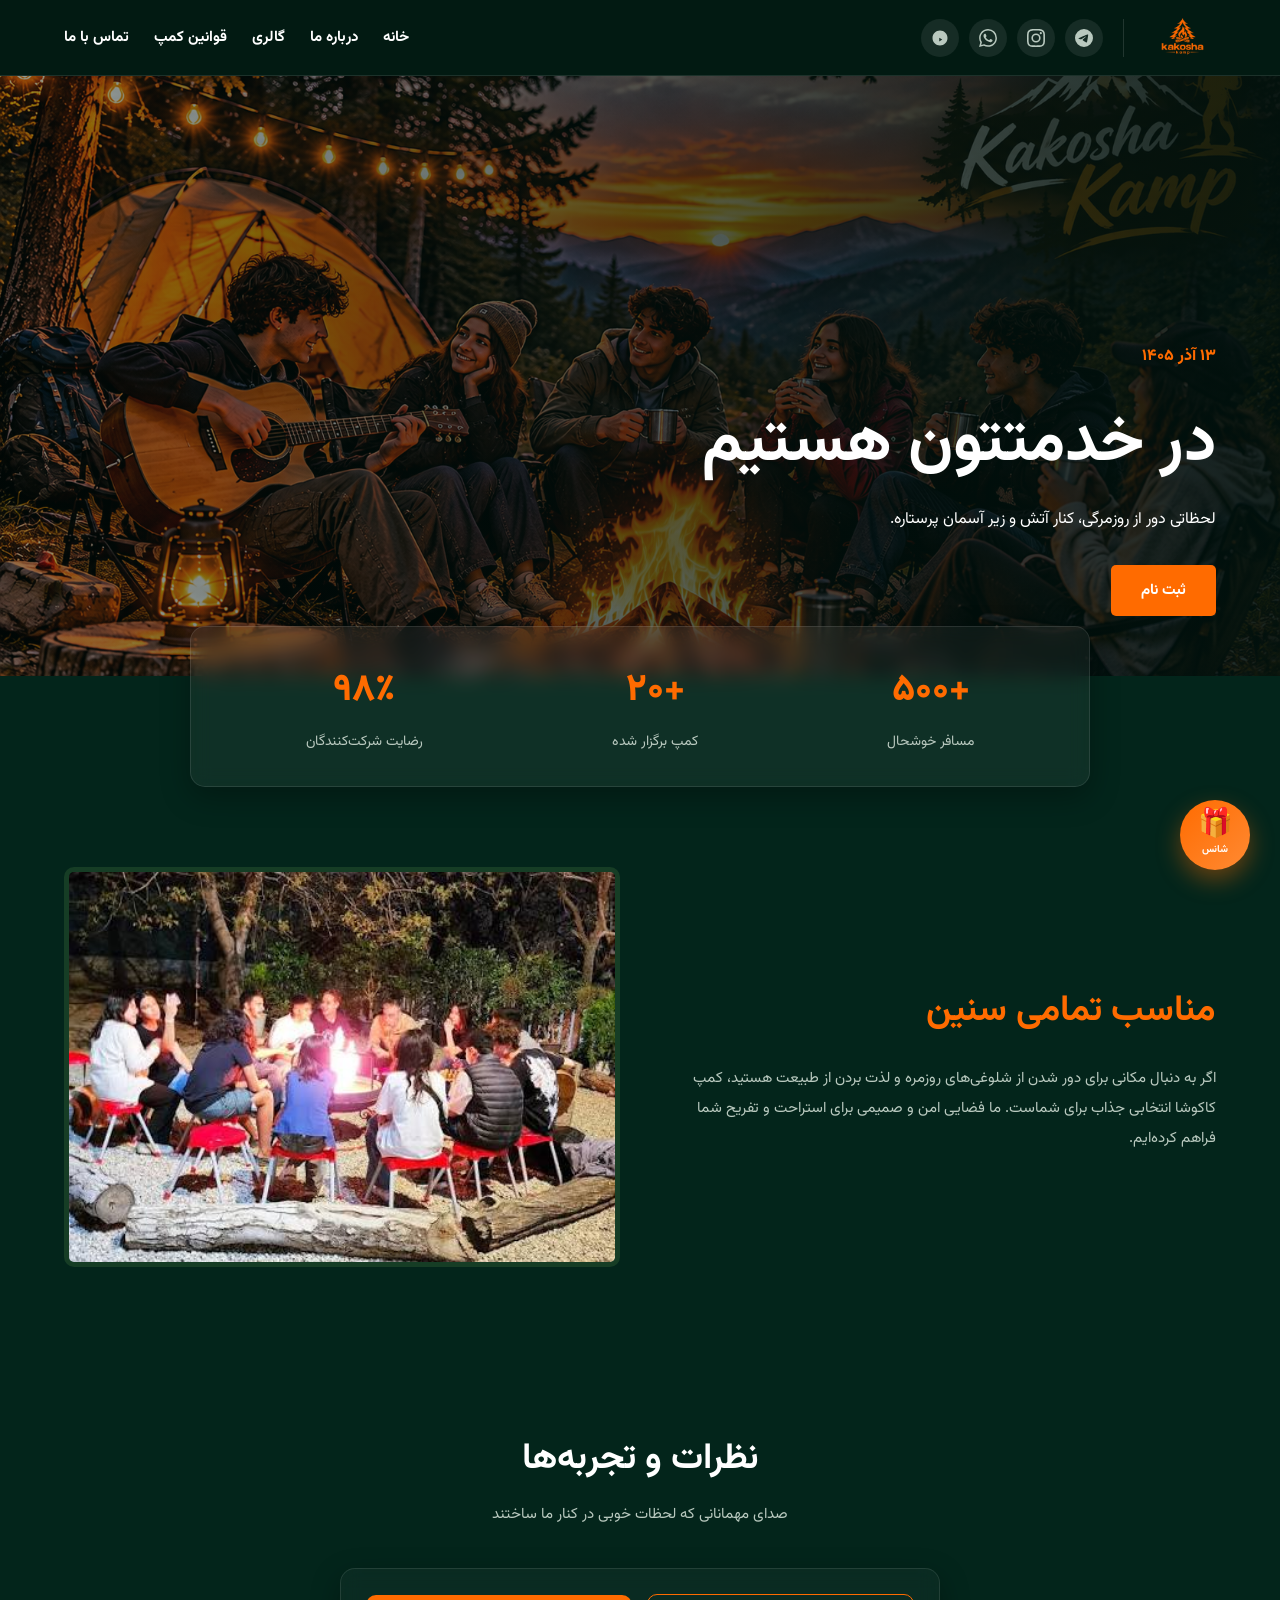
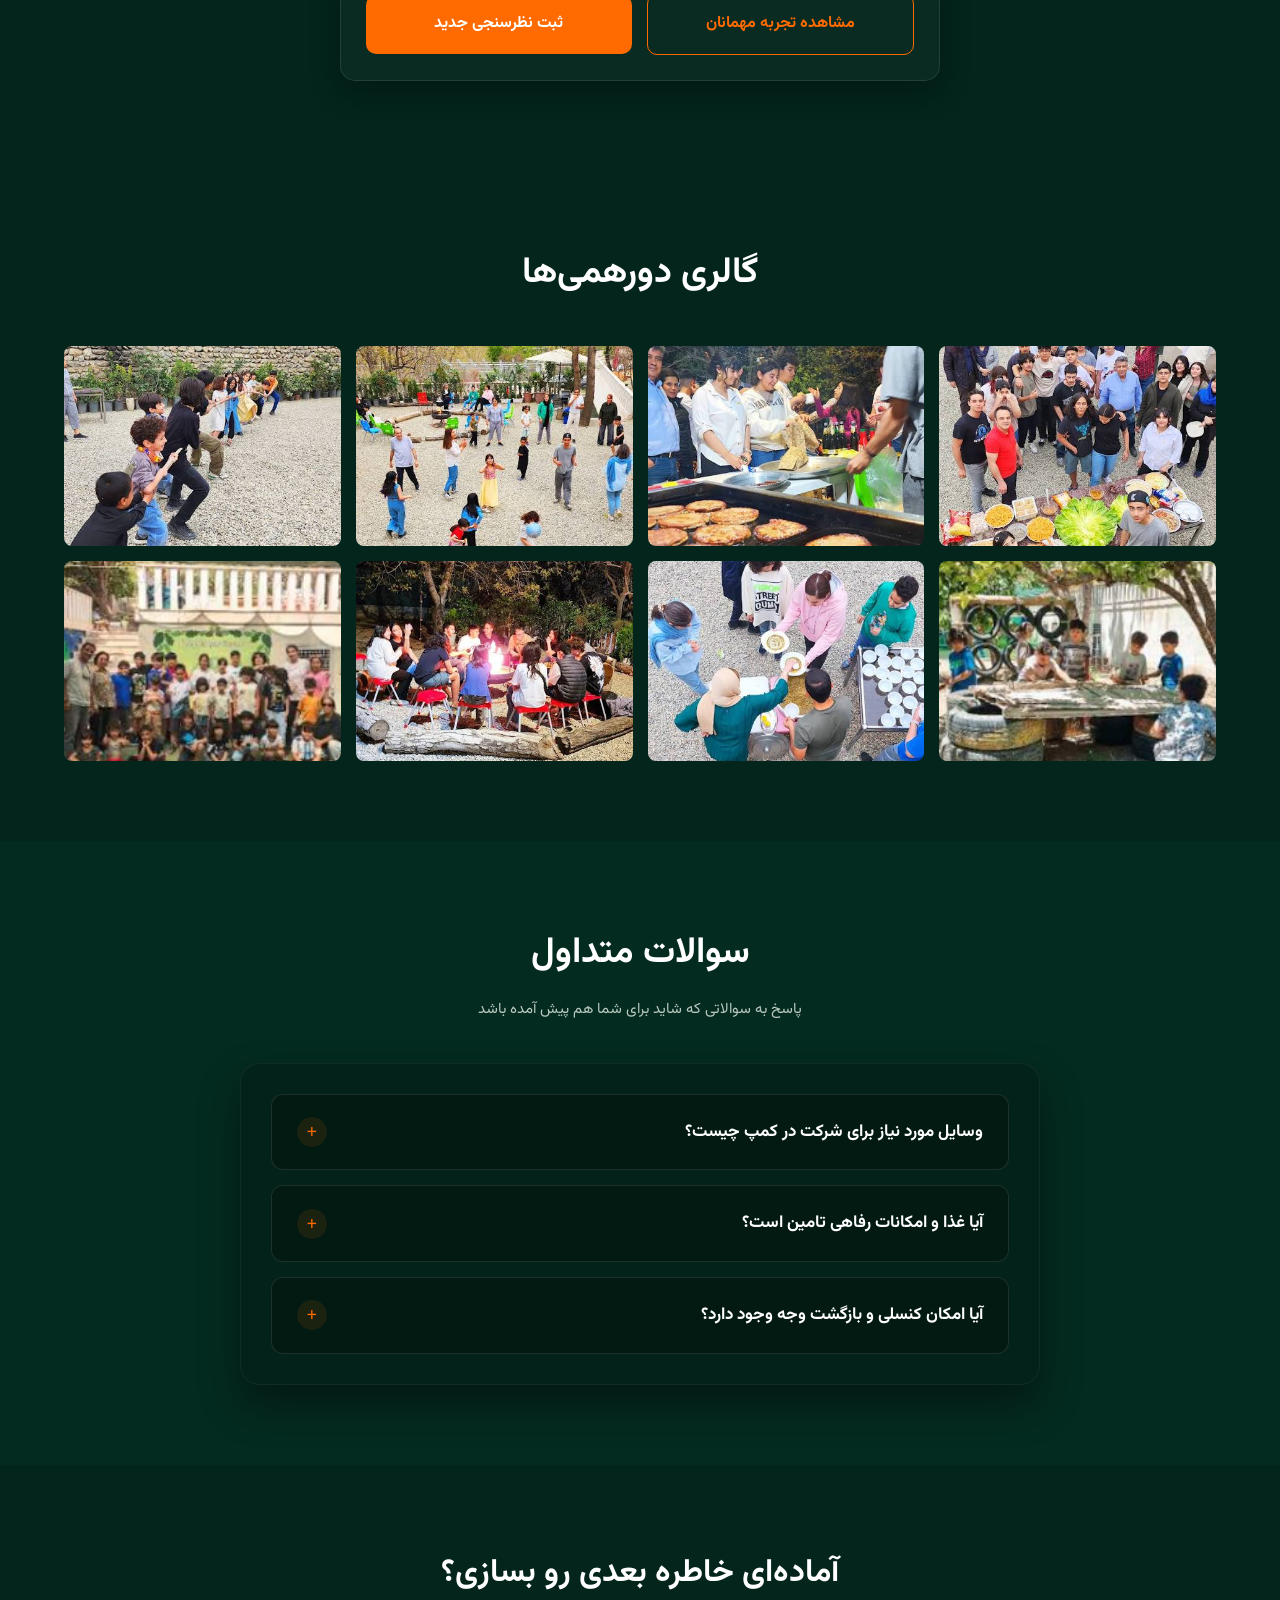
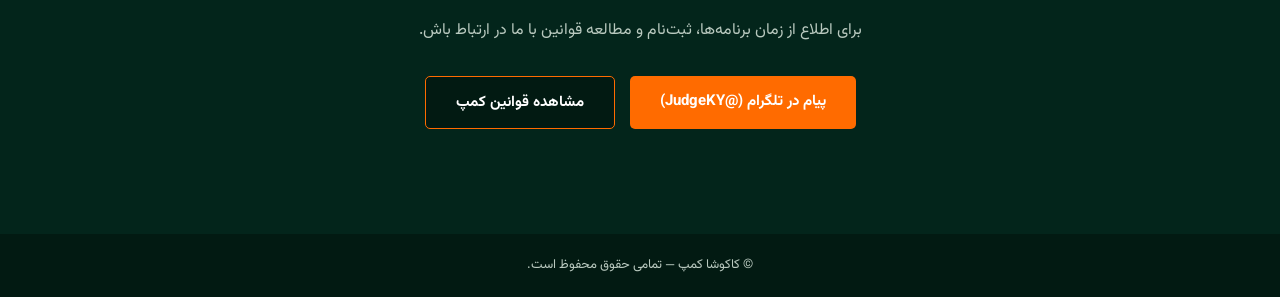
<file: index.html>
<!DOCTYPE html>
<html lang="fa" dir="rtl">
<head>
    <meta charset="UTF-8">
    <meta name="viewport" content="width=device-width, initial-scale=1.0">
    <title>کاکوشا | کمپ و دورهمی</title>
    <link href="https://fonts.googleapis.com/css2?family=Vazirmatn:wght@400;700;800&display=swap" rel="stylesheet">
    <link rel="stylesheet" href="https://unpkg.com/aos@next/dist/aos.css" />
    <link rel="stylesheet" href="styles.css?v=10">
</head>
<body>

    <!-- دکمه شناور گردونه شانس -->
    <div class="floating-wheel" id="floatingWheel" onclick="checkWheelStatus()">
        <span>🎁</span>
        <span class="wheel-text">شانس</span>
    </div>

    <!-- هدر سایت -->
    <header class="site-header">
        <div class="header-right">
            <a href="./" class="logo">
                <img src="logo.png" alt="لوگوی کاکوشا">
            </a>
            
            <div class="social-links">
                <a href="https://t.me/KaKoshaKamp" target="_blank" title="تلگرام کاکوشا" aria-label="تلگرام">
                    <svg viewBox="0 0 24 24" fill="currentColor"><path d="M11.944 0A12 12 0 0 0 0 12a12 12 0 0 0 12 12 12 12 0 0 0 12-12A12 12 0 0 0 12 0a12 12 0 0 0-.056 0zm4.962 7.224c.1-.002.321.023.465.14a.506.506 0 0 1 .171.325c.016.093.036.306.02.472-.18 1.898-.962 6.502-1.36 8.627-.168.9-.499 1.201-.82 1.23-.696.065-1.225-.46-1.9-.902-1.056-.693-1.653-1.124-2.678-1.8-1.185-.78-.417-1.21.258-1.91.177-.184 3.247-2.977 3.307-3.23.007-.032.014-.15-.056-.212s-.174-.041-.249-.024c-.106.024-1.793 1.14-5.061 3.345-.48.33-.913.49-1.302.48-.428-.008-1.252-.241-1.865-.44-.752-.245-1.349-.374-1.297-.789.027-.216.325-.437.893-.663 3.498-1.524 5.83-2.529 6.998-3.014 3.332-1.386 4.025-1.627 4.476-1.635z"/></svg>
                </a>
                <a href="https://instagram.com/kasrafarahani_" target="_blank" title="اینستاگرام کاکوشا" aria-label="اینستاگرام">
                    <svg viewBox="0 0 24 24" fill="currentColor"><path d="M12 2.163c3.204 0 3.584.012 4.85.07 3.252.148 4.771 1.691 4.919 4.919.058 1.265.069 1.645.069 4.849 0 3.205-.012 3.584-.069 4.849-.149 3.225-1.664 4.771-4.919 4.919-1.266.058-1.644.07-4.85.07-3.204 0-3.584-.012-4.849-.07-3.26-.149-4.771-1.699-4.919-4.92-.058-1.265-.07-1.644-.07-4.849 0-3.204.013-3.583.07-4.849.149-3.227 1.664-4.771 4.919-4.919 1.266-.057 1.645-.069 4.849-.069zm0-2.163c-3.259 0-3.667.014-4.947.072-4.358.2-6.78 2.618-6.98 6.98-.059 1.281-.073 1.689-.073 4.948 0 3.259.014 3.668.072 4.948.2 4.358 2.618 6.78 6.98 6.98 1.281.058 1.689.072 4.948.072 3.259 0 3.668-.014 4.948-.072 4.354-.2 6.782-2.618 6.979-6.98.059-1.28.073-1.689.073-4.948 0-3.259-.014-3.667-.072-4.947-.196-4.354-2.617-6.78-6.979-6.98-1.281-.059-1.69-.073-4.949-.073zm0 5.838a6.162 6.162 0 1 0 0 12.324 6.162 6.162 0 0 0 0-12.324zm0 10.162a4 4 0 1 1 0-8 4 4 0 0 1 0 8zm6.406-11.845a1.44 1.44 0 1 0 0 2.881 1.44 1.44 0 0 0 0-2.881z"/></svg>
                </a>
                <a href="https://chat.whatsapp.com/JLlHeEhFujqFdGJxE22Rlp" target="_blank" title="واتساپ کاکوشا" aria-label="واتساپ">
                    <svg viewBox="0 0 24 24" fill="currentColor"><path d="M17.472 14.382c-.297-.149-1.758-.867-2.03-.967-.273-.099-.471-.148-.67.15-.197.297-.767.966-.94 1.164-.173.199-.347.223-.644.075-.297-.15-1.255-.463-2.39-1.475-.883-.788-1.48-1.761-1.653-2.059-.173-.297-.018-.458.13-.606.134-.133.298-.347.446-.52.149-.174.198-.298.298-.497.099-.198.05-.371-.025-.52-.075-.149-.669-1.612-.916-2.207-.242-.579-.487-.5-.669-.51-.173-.008-.371-.01-.57-.01-.198 0-.52.074-.792.372-.272.297-1.04 1.016-1.04 2.479 0 1.462 1.065 2.875 1.213 3.074.149.198 2.096 3.2 5.077 4.487.709.306 1.262.489 1.694.625.712.227 1.36.195 1.871.118.571-.085 1.758-.719 2.006-1.413.248-.694.248-1.289.173-1.413-.074-.124-.272-.198-.57-.347m-5.421 7.403h-.004a9.87 9.87 0 0 1-5.031-1.378l-.361-.214-3.741.982.998-3.648-.235-.374a9.86 9.86 0 0 1-1.51-5.26c.001-5.45 4.436-9.884 9.888-9.884 2.64 0 5.122 1.03 6.988 2.898a9.825 9.825 0 0 1 2.893 6.994c-.003 5.45-4.437 9.884-9.885 9.884m8.413-18.297A11.815 11.815 0 0 0 12.05 0C5.495 0 .16 5.335.157 11.892c0 2.096.547 4.142 1.588 5.945L.057 24l6.305-1.654a11.882 11.882 0 0 0 5.683 1.448h.005c6.554 0 11.89-5.335 11.893-11.893a11.821 11.821 0 0 0-3.48-8.413Z"/></svg>
                </a>
                <a href="https://ble.ir/KaKoshaKamp" target="_blank" title="بله کاکوشا" aria-label="بله">
                    <svg viewBox="0 0 24 24" fill="currentColor"><path d="M12 2C6.48 2 2 6.48 2 12s4.48 10 10 10 10-4.48 10-10S17.52 2 12 2zm-1 14.5v-5l4 2.5-4 2.5z"/></svg>
                </a>
            </div>
        </div>

        <nav class="nav-menu">
            <a href="#home">خانه</a>
            <a href="#about">درباره ما</a>
            <a href="#gallery">گالری</a>
            <a href="rules.html">قوانین کمپ</a>
            <a href="#contact">تماس با ما</a>
        </nav>
    </header>

    <main>
        <section class="hero" id="home">
            <div class="hero-content">
                <!-- تاریخ خودکار -->
                <p class="date" id="currentDate"></p>
                <h1>در خدمتتون هستیم</h1>
                <p>لحظاتی دور از روزمرگی، کنار آتش و زیر آسمان پرستاره.</p>
                <a href="register.html" class="btn">ثبت نام</a>
            </div>
        </section>

        <section class="stats-section">
            <div class="stats-container" data-aos="fade-up">
                <div class="stat-box">
                    <h3>+۵۰۰</h3>
                    <p>مسافر خوشحال</p>
                </div>
                <div class="stat-box">
                    <h3>+۲۰</h3>
                    <p>کمپ برگزار شده</p>
                </div>
                <div class="stat-box">
                    <h3>۹۸٪</h3>
                    <p>رضایت شرکت‌کنندگان</p>
                </div>
            </div>
        </section>

        <section class="about" id="about">
            <div class="about-text" data-aos="fade-up">
                <h2>مناسب تمامی سنین</h2>
                <p>اگر به دنبال مکانی برای دور شدن از شلوغی‌های روزمره و لذت بردن از طبیعت هستید، کمپ کاکوشا انتخابی جذاب برای شماست. ما فضایی امن و صمیمی برای استراحت و تفریح شما فراهم کرده‌ایم.</p>
            </div>
            <div class="about-image" data-aos="fade-up" data-aos-delay="100">
                <img src="about.jpg" alt="دورهمی دوستان">
            </div>
        </section>

        <section class="reviews-action-section">
            <div class="section-header" data-aos="fade-up">
                <h2>نظرات و تجربه‌ها</h2>
                <p class="subtitle">صدای مهمانانی که لحظات خوبی در کنار ما ساختند</p>
                
                <div class="review-action-card">
                    <a href="reviews.html" class="btn glass-btn">مشاهده تجربه مهمانان</a>
                    <a href="survey.html" class="btn solid-btn">ثبت نظرسنجی جدید</a>
                </div>
            </div>
        </section>

        <section class="gallery-section" id="gallery">
            <h2 data-aos="fade-up">گالری دورهمی‌ها</h2>
            <div class="gallery-grid" data-aos="fade-up" data-aos-delay="200">
                <img src="g-1.jpg" alt="گالری ۱" class="gallery-img">
                <img src="g-2.jpg" alt="گالری ۲" class="gallery-img">
                <img src="g-3.jpg" alt="گالری ۳" class="gallery-img">
                <img src="g-4.jpg" alt="گالری ۴" class="gallery-img">
                <img src="g-5.png" alt="گالری ۵" class="gallery-img">
                <img src="g-6.jpg" alt="گالری ۶" class="gallery-img">
                <img src="g-7.jpg" alt="گالری ۷" class="gallery-img">
                <img src="g-8.png" alt="گالری ۸" class="gallery-img">
            </div>
        </section>

        <section class="faq-section">
            <div class="section-header" data-aos="fade-up">
                <h2>سوالات متداول</h2>
                <p class="subtitle">پاسخ به سوالاتی که شاید برای شما هم پیش آمده باشد</p>
            </div>

            <div class="faq-wrapper" data-aos="fade-up" data-aos-delay="100">
                <details class="faq-item">
                    <summary>وسایل مورد نیاز برای شرکت در کمپ چیست؟</summary>
                    <p>لباس گرم، کیسه خواب، چراغ قوه، وسایل بهداشتی شخصی و کفش مناسب پیاده‌روی. لیست کامل وسایل پس از ثبت‌نام برای شما ارسال می‌شود.</p>
                </details>

                <details class="faq-item">
                    <summary>آیا غذا و امکانات رفاهی تامین است؟</summary>
                    <p>بله، تمامی وعده‌های غذایی (صبحانه، ناهار، شام) به صورت کامل و با کیفیت بالا توسط تیم ما آماده می‌شود. سرویس‌های بهداشتی نیز در محل کمپ موجود است.</p>
                </details>

                <details class="faq-item">
                    <summary>آیا امکان کنسلی و بازگشت وجه وجود دارد؟</summary>
                    <p>در صورت انصراف تا ۷۲ ساعت قبل از شروع کمپ، ۱۰۰٪ وجه بازگردانده می‌شود. پس از آن، ۵۰٪ مبلغ کسر خواهد شد.</p>
                </details>
            </div>
        </section>

        <section class="contact" id="contact">
            <div data-aos="fade-up">
                <h2>آماده‌ای خاطره بعدی رو بسازی؟</h2>
                <p>برای اطلاع از زمان برنامه‌ها، ثبت‌نام و مطالعه قوانین با ما در ارتباط باش.</p>
                <div style="display: flex; gap: 15px; justify-content: center; flex-wrap: wrap; margin-bottom: 25px;">
                    <a href="https://t.me/JudgeKY" target="_blank" class="btn">پیام در تلگرام (@JudgeKY)</a>
                    <a href="rules.html" class="btn" style="background-color: var(--dark-green); border: 1px solid var(--orange);">مشاهده قوانین کمپ</a>
                </div>
            </div>
        </section>
    </main>

    <footer>
        <p>© کاکوشا کمپ — تمامی حقوق محفوظ است.</p>
    </footer>

    <div id="imageModal" class="modal">
        <span class="close-modal">&times;</span>
        <img class="modal-content" id="modalImage">
    </div>

    <script src="https://unpkg.com/aos@next/dist/aos.js"></script>
    <script>
        AOS.init({ duration: 800, once: true, offset: 50 });

        const modal = document.getElementById("imageModal");
        const modalImg = document.getElementById("modalImage");
        const images = document.querySelectorAll(".gallery-img");
        const closeBtn = document.querySelector(".close-modal");

        images.forEach(img => {
            img.addEventListener("click", function(){
                modal.style.display = "flex";
                modalImg.src = this.src;
            });
        });
        closeBtn.addEventListener("click", function(){ modal.style.display = "none"; });
        modal.addEventListener("click", function(e){ if(e.target === modal) modal.style.display = "none"; });

        // 📅 کدهای تاریخ شمسی خودکار
        function getPersianDate() {
            const today = new Date();
            const options = { year: 'numeric', month: 'long', day: 'numeric' };
            return new Intl.DateTimeFormat('fa-IR', options).format(today);
        }
        document.getElementById('currentDate').innerText = getPersianDate();

        // 🎁 کدهای گردونه شانس
        // تاریخ کمپ رو تنظیم کردم که باز بشه
        const nextTripDate = '2026-11-24'; 
        
        function checkWheelStatus() {
            if (localStorage.getItem('hasSpunWheel') === 'true') {
                alert("شما قبلاً از شانس خود برای این کمپ استفاده کرده‌اید. منتظر کمپ‌های بعدی ما باشید! 🌿");
                return;
            }

            const today = new Date();
            const trip = new Date(nextTripDate);
            const diffTime = trip - today;
            const diffDays = Math.ceil(diffTime / (1000 * 60 * 60 * 24));

            if (diffDays > 10) {
                alert("گردونه شانس فقط ۱۰ روز مانده به شروع هر کمپ باز می‌شود. فعلاً کمی صبر کنید و برای ثبت‌نام آماده باشید! ✨");
            } else if (diffDays < 0) {
                alert("این کمپ به پایان رسیده است. منتظر گردونه شانس کمپ بعدی باشید! ⛺️");
            } else {
                // هدایت به فایل جدید game.html
                window.location.href = 'game.html';
            }
        }
    </script>
</body>
</html>
</file>
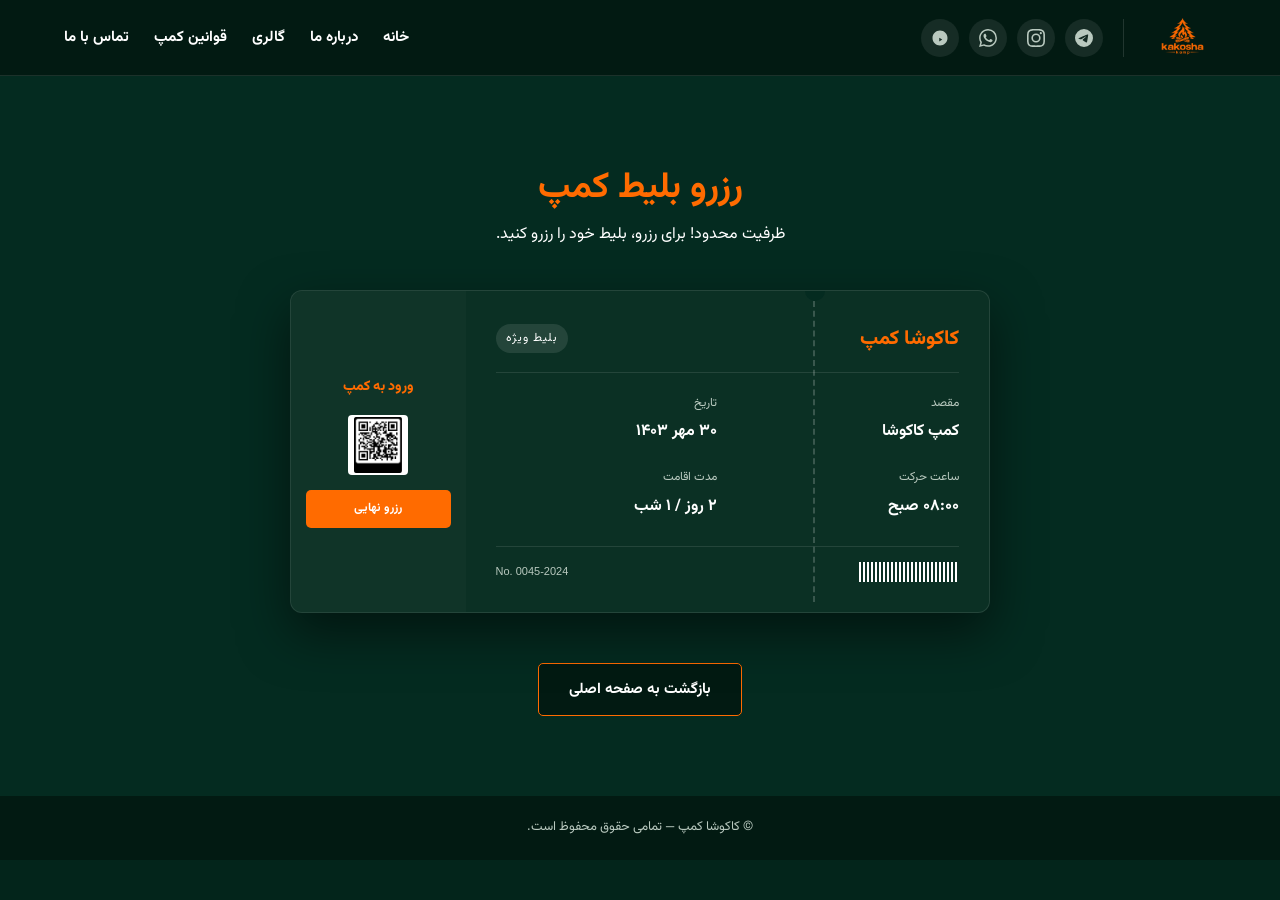
<file: register.html>
<!DOCTYPE html>
<html lang="fa" dir="rtl">
<head>
    <meta charset="UTF-8">
    <meta name="viewport" content="width=device-width, initial-scale=1.0">
    <title>ثبت نام | کاکوشا</title>
    <link href="https://fonts.googleapis.com/css2?family=Vazirmatn:wght@400;700;800&display=swap" rel="stylesheet">
    <link rel="stylesheet" href="styles.css">
</head>
<body>

    <!-- هدر سایت -->
    <header class="site-header">
        <div class="header-right">
            <a href="./" class="logo">
                <img src="logo.png" alt="لوگوی کاکوشا">
            </a>
            
            <div class="social-links">
                <a href="https://t.me/KaKoshaKamp" target="_blank" title="تلگرام کاکوشا" aria-label="تلگرام">
                    <svg viewBox="0 0 24 24" fill="currentColor"><path d="M11.944 0A12 12 0 0 0 0 12a12 12 0 0 0 12 12 12 12 0 0 0 12-12A12 12 0 0 0 12 0a12 12 0 0 0-.056 0zm4.962 7.224c.1-.002.321.023.465.14a.506.506 0 0 1 .171.325c.016.093.036.306.02.472-.18 1.898-.962 6.502-1.36 8.627-.168.9-.499 1.201-.82 1.23-.696.065-1.225-.46-1.9-.902-1.056-.693-1.653-1.124-2.678-1.8-1.185-.78-.417-1.21.258-1.91.177-.184 3.247-2.977 3.307-3.23.007-.032.014-.15-.056-.212s-.174-.041-.249-.024c-.106.024-1.793 1.14-5.061 3.345-.48.33-.913.49-1.302.48-.428-.008-1.252-.241-1.865-.44-.752-.245-1.349-.374-1.297-.789.027-.216.325-.437.893-.663 3.498-1.524 5.83-2.529 6.998-3.014 3.332-1.386 4.025-1.627 4.476-1.635z"/></svg>
                </a>
                <a href="https://instagram.com/kasrafarahani_" target="_blank" title="اینستاگرام کاکوشا" aria-label="اینستاگرام">
                    <svg viewBox="0 0 24 24" fill="currentColor"><path d="M12 2.163c3.204 0 3.584.012 4.85.07 3.252.148 4.771 1.691 4.919 4.919.058 1.265.069 1.645.069 4.849 0 3.205-.012 3.584-.069 4.849-.149 3.225-1.664 4.771-4.919 4.919-1.266.058-1.644.07-4.85.07-3.204 0-3.584-.012-4.849-.07-3.26-.149-4.771-1.699-4.919-4.92-.058-1.265-.07-1.644-.07-4.849 0-3.204.013-3.583.07-4.849.149-3.227 1.664-4.771 4.919-4.919 1.266-.057 1.645-.069 4.849-.069zm0-2.163c-3.259 0-3.667.014-4.947.072-4.358.2-6.78 2.618-6.98 6.98-.059 1.281-.073 1.689-.073 4.948 0 3.259.014 3.668.072 4.948.2 4.358 2.618 6.78 6.98 6.98 1.281.058 1.689.072 4.948.072 3.259 0 3.668-.014 4.948-.072 4.354-.2 6.782-2.618 6.979-6.98.059-1.28.073-1.689.073-4.948 0-3.259-.014-3.667-.072-4.947-.196-4.354-2.617-6.78-6.979-6.98-1.281-.059-1.69-.073-4.949-.073zm0 5.838a6.162 6.162 0 1 0 0 12.324 6.162 6.162 0 0 0 0-12.324zm0 10.162a4 4 0 1 1 0-8 4 4 0 0 1 0 8zm6.406-11.845a1.44 1.44 0 1 0 0 2.881 1.44 1.44 0 0 0 0-2.881z"/></svg>
                </a>
                <a href="https://chat.whatsapp.com/JLlHeEhFujqFdGJxE22Rlp" target="_blank" title="واتساپ کاکوشا" aria-label="واتساپ">
                    <svg viewBox="0 0 24 24" fill="currentColor"><path d="M17.472 14.382c-.297-.149-1.758-.867-2.03-.967-.273-.099-.471-.148-.67.15-.197.297-.767.966-.94 1.164-.173.199-.347.223-.644.075-.297-.15-1.255-.463-2.39-1.475-.883-.788-1.48-1.761-1.653-2.059-.173-.297-.018-.458.13-.606.134-.133.298-.347.446-.52.149-.174.198-.298.298-.497.099-.198.05-.371-.025-.52-.075-.149-.669-1.612-.916-2.207-.242-.579-.487-.5-.669-.51-.173-.008-.371-.01-.57-.01-.198 0-.52.074-.792.372-.272.297-1.04 1.016-1.04 2.479 0 1.462 1.065 2.875 1.213 3.074.149.198 2.096 3.2 5.077 4.487.709.306 1.262.489 1.694.625.712.227 1.36.195 1.871.118.571-.085 1.758-.719 2.006-1.413.248-.694.248-1.289.173-1.413-.074-.124-.272-.198-.57-.347m-5.421 7.403h-.004a9.87 9.87 0 0 1-5.031-1.378l-.361-.214-3.741.982.998-3.648-.235-.374a9.86 9.86 0 0 1-1.51-5.26c.001-5.45 4.436-9.884 9.888-9.884 2.64 0 5.122 1.03 6.988 2.898a9.825 9.825 0 0 1 2.893 6.994c-.003 5.45-4.437 9.884-9.885 9.884m8.413-18.297A11.815 11.815 0 0 0 12.05 0C5.495 0 .16 5.335.157 11.892c0 2.096.547 4.142 1.588 5.945L.057 24l6.305-1.654a11.882 11.882 0 0 0 5.683 1.448h.005c6.554 0 11.89-5.335 11.893-11.893a11.821 11.821 0 0 0-3.48-8.413Z"/></svg>
                </a>
                <a href="https://ble.ir/KaKoshaKamp" target="_blank" title="بله کاکوشا" aria-label="بله">
                    <svg viewBox="0 0 24 24" fill="currentColor"><path d="M12 2C6.48 2 2 6.48 2 12s4.48 10 10 10 10-4.48 10-10S17.52 2 12 2zm-1 14.5v-5l4 2.5-4 2.5z"/></svg>
                </a>
            </div>
        </div>

        <nav class="nav-menu">
            <a href="./">خانه</a>
            <a href="./#about">درباره ما</a>
            <a href="./#gallery">گالری</a>
            <a href="rules.html">قوانین کمپ</a>
            <a href="./#contact">تماس با ما</a>
        </nav>
    </header>

    <main>
        <!-- بخش ثبت نام (بلیط) -->
        <section class="register-section" style="min-height: 80vh; display: flex; flex-direction: column; justify-content: center;">
            <div class="section-title" style="margin-bottom: 20px;">
                <h2 style="color: var(--orange); font-size: 36px;">رزرو بلیط کمپ</h2>
                <p style="font-size: 16px;">ظرفیت محدود! برای رزرو، بلیط خود را رزرو کنید.</p>
            </div>

            <div class="ticket-wrapper">
                <div class="ticket">
                    <!-- بدنه اصلی بلیط -->
                    <div class="ticket-main">
                        <div class="ticket-header">
                            <span class="ticket-logo">کاکوشا کمپ</span>
                            <span class="ticket-type">بلیط ویژه</span>
                        </div>
                        
                        <div class="ticket-body">
                            <div class="ticket-info">
                                <span>مقصد</span>
                                <strong>کمپ کاکوشا</strong>
                            </div>
                            <div class="ticket-info">
                                <span>تاریخ</span>
                                <strong>۳۰ مهر ۱۴۰۳</strong>
                            </div>
                            <div class="ticket-info">
                                <span>ساعت حرکت</span>
                                <strong>۰۸:۰۰ صبح</strong>
                            </div>
                            <div class="ticket-info">
                                <span>مدت اقامت</span>
                                <strong>۲ روز / ۱ شب</strong>
                            </div>
                        </div>

                        <div class="ticket-footer">
                            <div class="barcode"></div>
                            <span style="font-family: Tahoma, sans-serif; font-size: 11px;">No. 0045-2024</span>
                        </div>
                    </div>

                    <!-- قسمت پرفراژ (بریدگی) -->
                    <div class="ticket-stub">
                        <div class="ticket-stub-content">
                            <span class="stub-title">ورود به کمپ</span>
                            
                            <!-- کد کیو آر کد واقعی -->
                            <img src="qrcode.png" alt="QR Code" style="width: 60px; height: 60px; border-radius: 4px; background: white; padding: 2px; object-fit: contain;">
                            
                            <!-- دکمه ثبت نام مستقیم به تلگرام -->
                            <a href="https://t.me/JudgeKY" target="_blank" class="btn ticket-btn">رزرو نهایی</a>
                        </div>
                    </div>
                </div>
            </div>
            
            <div class="back-btn-container" style="margin-top: 30px;">
                <a href="./" class="btn" style="background-color: var(--dark-green); border: 1px solid var(--orange);">بازگشت به صفحه اصلی</a>
            </div>
        </section>
    </main>

    <footer>
        <p>© کاکوشا کمپ — تمامی حقوق محفوظ است.</p>
    </footer>

</body>
</html>
</file>
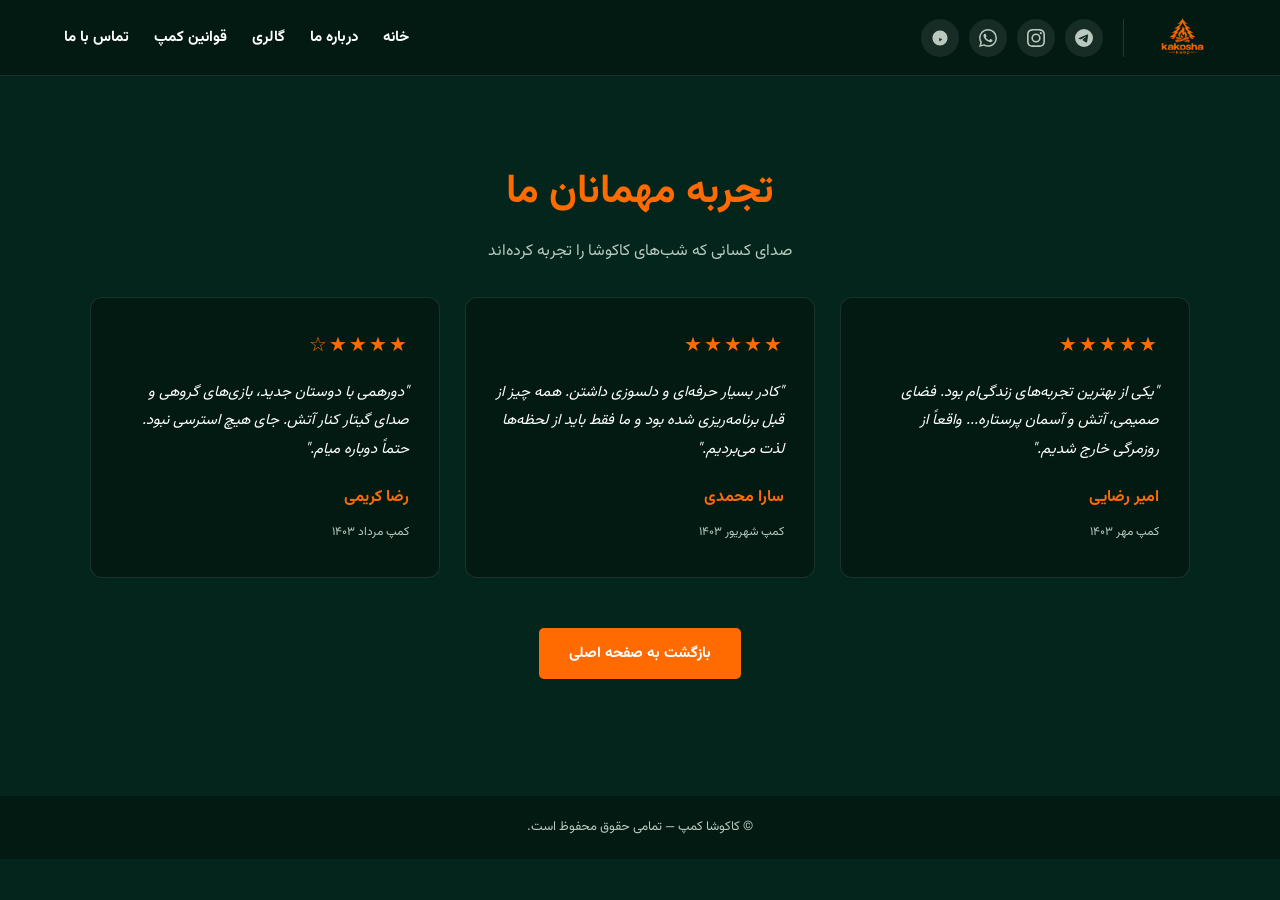
<file: reviews.html>
<!DOCTYPE html>
<html lang="fa" dir="rtl">
<head>
    <meta charset="UTF-8">
    <meta name="viewport" content="width=device-width, initial-scale=1.0">
    <title>تجربه مهمانان | کاکوشا</title>
    <link href="https://fonts.googleapis.com/css2?family=Vazirmatn:wght@400;700;800&display=swap" rel="stylesheet">
    <link rel="stylesheet" href="styles.css">
</head>
<body>

    <header class="site-header">
        <div class="header-right">
            <a href="./" class="logo"><img src="logo.png" alt="لوگوی کاکوشا"></a>
            <div class="social-links">
                <a href="https://t.me/KaKoshaKamp" target="_blank"><svg viewBox="0 0 24 24" fill="currentColor"><path d="M11.944 0A12 12 0 0 0 0 12a12 12 0 0 0 12 12 12 12 0 0 0 12-12A12 12 0 0 0 12 0a12 12 0 0 0-.056 0zm4.962 7.224c.1-.002.321.023.465.14a.506.506 0 0 1 .171.325c.016.093.036.306.02.472-.18 1.898-.962 6.502-1.36 8.627-.168.9-.499 1.201-.82 1.23-.696.065-1.225-.46-1.9-.902-1.056-.693-1.653-1.124-2.678-1.8-1.185-.78-.417-1.21.258-1.91.177-.184 3.247-2.977 3.307-3.23.007-.032.014-.15-.056-.212s-.174-.041-.249-.024c-.106.024-1.793 1.14-5.061 3.345-.48.33-.913.49-1.302.48-.428-.008-1.252-.241-1.865-.44-.752-.245-1.349-.374-1.297-.789.027-.216.325-.437.893-.663 3.498-1.524 5.83-2.529 6.998-3.014 3.332-1.386 4.025-1.627 4.476-1.635z"/></svg></a>
                <a href="https://instagram.com/kasrafarahani_" target="_blank"><svg viewBox="0 0 24 24" fill="currentColor"><path d="M12 2.163c3.204 0 3.584.012 4.85.07 3.252.148 4.771 1.691 4.919 4.919.058 1.265.069 1.645.069 4.849 0 3.205-.012 3.584-.069 4.849-.149 3.225-1.664 4.771-4.919 4.919-1.266.058-1.644.07-4.85.07-3.204 0-3.584-.012-4.849-.07-3.26-.149-4.771-1.699-4.919-4.92-.058-1.265-.07-1.644-.07-4.849 0-3.204.013-3.583.07-4.849.149-3.227 1.664-4.771 4.919-4.919 1.266-.057 1.645-.069 4.849-.069zm0-2.163c-3.259 0-3.667.014-4.947.072-4.358.2-6.78 2.618-6.98 6.98-.059 1.281-.073 1.689-.073 4.948 0 3.259.014 3.668.072 4.948.2 4.358 2.618 6.78 6.98 6.98 1.281.058 1.689.072 4.948.072 3.259 0 3.668-.014 4.948-.072 4.354-.2 6.782-2.618 6.979-6.98.059-1.28.073-1.689.073-4.948 0-3.259-.014-3.667-.072-4.947-.196-4.354-2.617-6.78-6.979-6.98-1.281-.059-1.69-.073-4.949-.073zm0 5.838a6.162 6.162 0 1 0 0 12.324 6.162 6.162 0 0 0 0-12.324zm0 10.162a4 4 0 1 1 0-8 4 4 0 0 1 0 8zm6.406-11.845a1.44 1.44 0 1 0 0 2.881 1.44 1.44 0 0 0 0-2.881z"/></svg></a>
                <a href="https://chat.whatsapp.com/JLlHeEhFujqFdGJxE22Rlp" target="_blank"><svg viewBox="0 0 24 24" fill="currentColor"><path d="M17.472 14.382c-.297-.149-1.758-.867-2.03-.967-.273-.099-.471-.148-.67.15-.197.297-.767.966-.94 1.164-.173.199-.347.223-.644.075-.297-.15-1.255-.463-2.39-1.475-.883-.788-1.48-1.761-1.653-2.059-.173-.297-.018-.458.13-.606.134-.133.298-.347.446-.52.149-.174.198-.298.298-.497.099-.198.05-.371-.025-.52-.075-.149-.669-1.612-.916-2.207-.242-.579-.487-.5-.669-.51-.173-.008-.371-.01-.57-.01-.198 0-.52.074-.792.372-.272.297-1.04 1.016-1.04 2.479 0 1.462 1.065 2.875 1.213 3.074.149.198 2.096 3.2 5.077 4.487.709.306 1.262.489 1.694.625.712.227 1.36.195 1.871.118.571-.085 1.758-.719 2.006-1.413.248-.694.248-1.289.173-1.413-.074-.124-.272-.198-.57-.347m-5.421 7.403h-.004a9.87 9.87 0 0 1-5.031-1.378l-.361-.214-3.741.982.998-3.648-.235-.374a9.86 9.86 0 0 1-1.51-5.26c.001-5.45 4.436-9.884 9.888-9.884 2.64 0 5.122 1.03 6.988 2.898a9.825 9.825 0 0 1 2.893 6.994c-.003 5.45-4.437 9.884-9.885 9.884m8.413-18.297A11.815 11.815 0 0 0 12.05 0C5.495 0 .16 5.335.157 11.892c0 2.096.547 4.142 1.588 5.945L.057 24l6.305-1.654a11.882 11.882 0 0 0 5.683 1.448h.005c6.554 0 11.89-5.335 11.893-11.893a11.821 11.821 0 0 0-3.48-8.413Z"/></svg></a>
                <a href="https://ble.ir/KaKoshaKamp" target="_blank"><svg viewBox="0 0 24 24" fill="currentColor"><path d="M12 2C6.48 2 2 6.48 2 12s4.48 10 10 10 10-4.48 10-10S17.52 2 12 2zm-1 14.5v-5l4 2.5-4 2.5z"/></svg></a>
            </div>
        </div>
        <nav class="nav-menu">
            <a href="./">خانه</a>
            <a href="./#about">درباره ما</a>
            <a href="./#gallery">گالری</a>
            <a href="rules.html">قوانین کمپ</a>
            <a href="./#contact">تماس با ما</a>
        </nav>
    </header>

    <main>
        <section class="page-container">
            <div class="page-title">
                <h1>تجربه مهمانان ما</h1>
                <p>صدای کسانی که شب‌های کاکوشا را تجربه کرده‌اند</p>
            </div>

            <div class="testimonials-grid">
                <!-- نقطه اتصال مهم برای اضافه شدن نظرات جدید (این خط رو پاک نکن) -->
                <!-- INSERT_POINT -->

                <!-- نظر ۱ -->
                <div class="testimonial-card">
                    <div class="stars">★★★★★</div>
                    <p class="review-text">"یکی از بهترین تجربه‌های زندگی‌ام بود. فضای صمیمی، آتش و آسمان پرستاره... واقعاً از روزمرگی خارج شدیم."</p>
                    <div class="reviewer-info">
                        <strong>امیر رضایی</strong>
                        <span>کمپ مهر ۱۴۰۳</span>
                    </div>
                </div>

                <!-- نظر ۲ -->
                <div class="testimonial-card">
                    <div class="stars">★★★★★</div>
                    <p class="review-text">"کادر بسیار حرفه‌ای و دلسوزی داشتن. همه چیز از قبل برنامه‌ریزی شده بود و ما فقط باید از لحظه‌ها لذت می‌بردیم."</p>
                    <div class="reviewer-info">
                        <strong>سارا محمدی</strong>
                        <span>کمپ شهریور ۱۴۰۳</span>
                    </div>
                </div>

                <!-- نظر ۳ -->
                <div class="testimonial-card">
                    <div class="stars">★★★★☆</div>
                    <p class="review-text">"دورهمی با دوستان جدید، بازی‌های گروهی و صدای گیتار کنار آتش. جای هیچ استرسی نبود. حتماً دوباره میام."</p>
                    <div class="reviewer-info">
                        <strong>رضا کریمی</strong>
                        <span>کمپ مرداد ۱۴۰۳</span>
                    </div>
                </div>
            </div>

            <div class="back-btn-container">
                <a href="./" class="btn">بازگشت به صفحه اصلی</a>
            </div>
        </section>
    </main>

    <footer>
        <p>© کاکوشا کمپ — تمامی حقوق محفوظ است.</p>
    </footer>
</body>
</html>
</file>
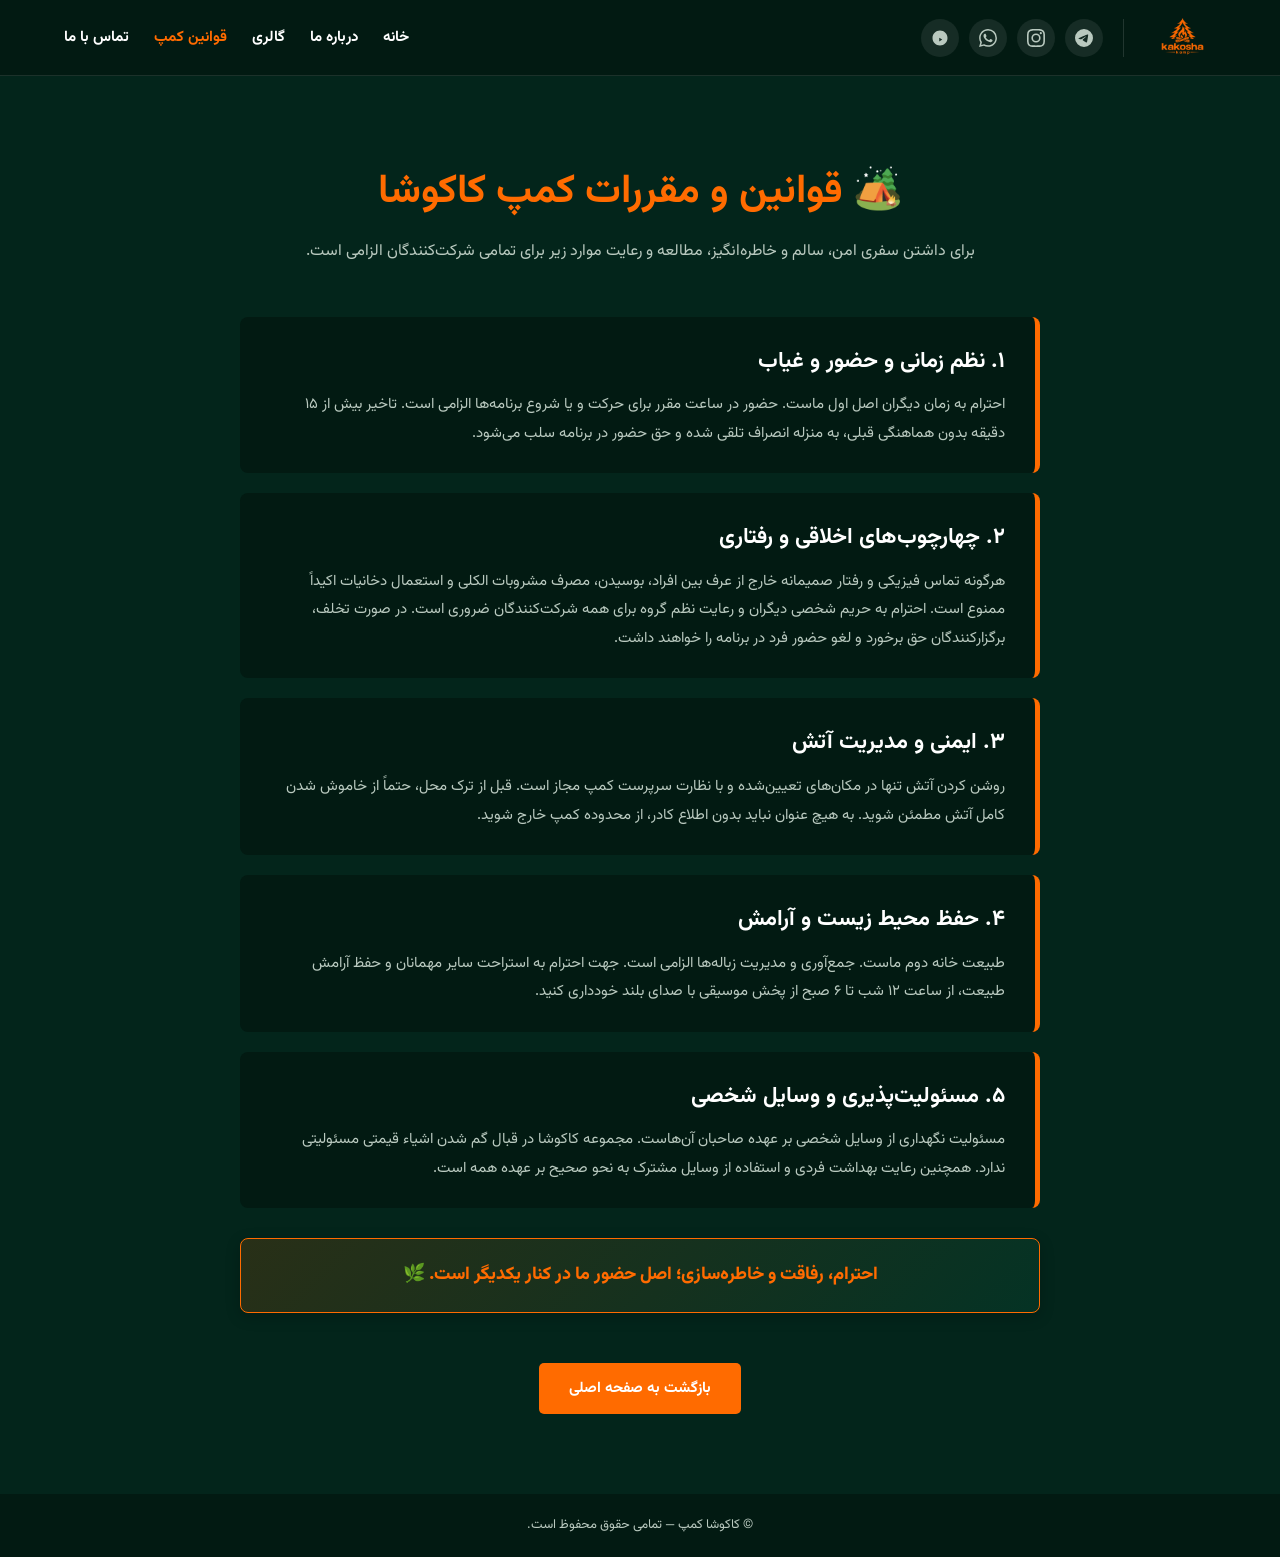
<file: rules.html>
<!DOCTYPE html>
<html lang="fa" dir="rtl">
<head>
    <meta charset="UTF-8">
    <meta name="viewport" content="width=device-width, initial-scale=1.0">
    <title>قوانین کمپ | کاکوشا</title>
    <link href="https://fonts.googleapis.com/css2?family=Vazirmatn:wght@400;700;800&display=swap" rel="stylesheet">
    <link rel="stylesheet" href="styles.css">
</head>
<body>

    <header class="site-header">
        <div class="header-right">
            <a href="./" class="logo"><img src="logo.png" alt="لوگوی کاکوشا"></a>
            <div class="social-links">
                <a href="https://t.me/KaKoshaKamp" target="_blank"><svg viewBox="0 0 24 24" fill="currentColor"><path d="M11.944 0A12 12 0 0 0 0 12a12 12 0 0 0 12 12 12 12 0 0 0 12-12A12 12 0 0 0 12 0a12 12 0 0 0-.056 0zm4.962 7.224c.1-.002.321.023.465.14a.506.506 0 0 1 .171.325c.016.093.036.306.02.472-.18 1.898-.962 6.502-1.36 8.627-.168.9-.499 1.201-.82 1.23-.696.065-1.225-.46-1.9-.902-1.056-.693-1.653-1.124-2.678-1.8-1.185-.78-.417-1.21.258-1.91.177-.184 3.247-2.977 3.307-3.23.007-.032.014-.15-.056-.212s-.174-.041-.249-.024c-.106.024-1.793 1.14-5.061 3.345-.48.33-.913.49-1.302.48-.428-.008-1.252-.241-1.865-.44-.752-.245-1.349-.374-1.297-.789.027-.216.325-.437.893-.663 3.498-1.524 5.83-2.529 6.998-3.014 3.332-1.386 4.025-1.627 4.476-1.635z"/></svg></a>
                <a href="https://instagram.com/kasrafarahani_" target="_blank"><svg viewBox="0 0 24 24" fill="currentColor"><path d="M12 2.163c3.204 0 3.584.012 4.85.07 3.252.148 4.771 1.691 4.919 4.919.058 1.265.069 1.645.069 4.849 0 3.205-.012 3.584-.069 4.849-.149 3.225-1.664 4.771-4.919 4.919-1.266.058-1.644.07-4.85.07-3.204 0-3.584-.012-4.849-.07-3.26-.149-4.771-1.699-4.919-4.92-.058-1.265-.07-1.644-.07-4.849 0-3.204.013-3.583.07-4.849.149-3.227 1.664-4.771 4.919-4.919 1.266-.057 1.645-.069 4.849-.069zm0-2.163c-3.259 0-3.667.014-4.947.072-4.358.2-6.78 2.618-6.98 6.98-.059 1.281-.073 1.689-.073 4.948 0 3.259.014 3.668.072 4.948.2 4.358 2.618 6.78 6.98 6.98 1.281.058 1.689.072 4.948.072 3.259 0 3.668-.014 4.948-.072 4.354-.2 6.782-2.618 6.979-6.98.059-1.28.073-1.689.073-4.948 0-3.259-.014-3.667-.072-4.947-.196-4.354-2.617-6.78-6.979-6.98-1.281-.059-1.69-.073-4.949-.073zm0 5.838a6.162 6.162 0 1 0 0 12.324 6.162 6.162 0 0 0 0-12.324zm0 10.162a4 4 0 1 1 0-8 4 4 0 0 1 0 8zm6.406-11.845a1.44 1.44 0 1 0 0 2.881 1.44 1.44 0 0 0 0-2.881z"/></svg></a>
                <a href="https://chat.whatsapp.com/JLlHeEhFujqFdGJxE22Rlp" target="_blank"><svg viewBox="0 0 24 24" fill="currentColor"><path d="M17.472 14.382c-.297-.149-1.758-.867-2.03-.967-.273-.099-.471-.148-.67.15-.197.297-.767.966-.94 1.164-.173.199-.347.223-.644.075-.297-.15-1.255-.463-2.39-1.475-.883-.788-1.48-1.761-1.653-2.059-.173-.297-.018-.458.13-.606.134-.133.298-.347.446-.52.149-.174.198-.298.298-.497.099-.198.05-.371-.025-.52-.075-.149-.669-1.612-.916-2.207-.242-.579-.487-.5-.669-.51-.173-.008-.371-.01-.57-.01-.198 0-.52.074-.792.372-.272.297-1.04 1.016-1.04 2.479 0 1.462 1.065 2.875 1.213 3.074.149.198 2.096 3.2 5.077 4.487.709.306 1.262.489 1.694.625.712.227 1.36.195 1.871.118.571-.085 1.758-.719 2.006-1.413.248-.694.248-1.289.173-1.413-.074-.124-.272-.198-.57-.347m-5.421 7.403h-.004a9.87 9.87 0 0 1-5.031-1.378l-.361-.214-3.741.982.998-3.648-.235-.374a9.86 9.86 0 0 1-1.51-5.26c.001-5.45 4.436-9.884 9.888-9.884 2.64 0 5.122 1.03 6.988 2.898a9.825 9.825 0 0 1 2.893 6.994c-.003 5.45-4.437 9.884-9.885 9.884m8.413-18.297A11.815 11.815 0 0 0 12.05 0C5.495 0 .16 5.335.157 11.892c0 2.096.547 4.142 1.588 5.945L.057 24l6.305-1.654a11.882 11.882 0 0 0 5.683 1.448h.005c6.554 0 11.89-5.335 11.893-11.893a11.821 11.821 0 0 0-3.48-8.413Z"/></svg></a>
                <a href="https://ble.ir/KaKoshaKamp" target="_blank"><svg viewBox="0 0 24 24" fill="currentColor"><path d="M12 2C6.48 2 2 6.48 2 12s4.48 10 10 10 10-4.48 10-10S17.52 2 12 2zm-1 14.5v-5l4 2.5-4 2.5z"/></svg></a>
            </div>
        </div>
        <nav class="nav-menu">
            <a href="./">خانه</a>
            <a href="./#about">درباره ما</a>
            <a href="./#gallery">گالری</a>
            <a href="rules.html" style="color: var(--orange);">قوانین کمپ</a>
            <a href="./#contact">تماس با ما</a>
        </nav>
    </header>

    <main>
        <section class="rules-section">
            <div class="rules-container">
                <h1>🏕️ قوانین و مقررات کمپ کاکوشا</h1>
                <p class="subtitle">برای داشتن سفری امن، سالم و خاطره‌انگیز، مطالعه و رعایت موارد زیر برای تمامی شرکت‌کنندگان الزامی است.</p>
                
                <div class="rule-card">
                    <h3>۱. نظم زمانی و حضور و غیاب</h3>
                    <p>احترام به زمان دیگران اصل اول ماست. حضور در ساعت مقرر برای حرکت و یا شروع برنامه‌ها الزامی است. تاخیر بیش از ۱۵ دقیقه بدون هماهنگی قبلی، به منزله انصراف تلقی شده و حق حضور در برنامه سلب می‌شود.</p>
                </div>

                <div class="rule-card">
                    <h3>۲. چهارچوب‌های اخلاقی و رفتاری</h3>
                    <p>هرگونه تماس فیزیکی و رفتار صمیمانه خارج از عرف بین افراد، بوسیدن، مصرف مشروبات الکلی و استعمال دخانیات اکیداً ممنوع است. احترام به حریم شخصی دیگران و رعایت نظم گروه برای همه شرکت‌کنندگان ضروری است. در صورت تخلف، برگزارکنندگان حق برخورد و لغو حضور فرد در برنامه را خواهند داشت.</p>
                </div>

                <div class="rule-card">
                    <h3>۳. ایمنی و مدیریت آتش</h3>
                    <p>روشن کردن آتش تنها در مکان‌های تعیین‌شده و با نظارت سرپرست کمپ مجاز است. قبل از ترک محل، حتماً از خاموش شدن کامل آتش مطمئن شوید. به هیچ عنوان نباید بدون اطلاع کادر، از محدوده کمپ خارج شوید.</p>
                </div>

                <div class="rule-card">
                    <h3>۴. حفظ محیط زیست و آرامش</h3>
                    <p>طبیعت خانه دوم ماست. جمع‌آوری و مدیریت زباله‌ها الزامی است. جهت احترام به استراحت سایر مهمانان و حفظ آرامش طبیعت، از ساعت ۱۲ شب تا ۶ صبح از پخش موسیقی با صدای بلند خودداری کنید.</p>
                </div>

                <div class="rule-card">
                    <h3>۵. مسئولیت‌پذیری و وسایل شخصی</h3>
                    <p>مسئولیت نگهداری از وسایل شخصی بر عهده صاحبان آن‌هاست. مجموعه کاکوشا در قبال گم شدن اشیاء قیمتی مسئولیتی ندارد. همچنین رعایت بهداشت فردی و استفاده از وسایل مشترک به نحو صحیح بر عهده همه است.</p>
                </div>

                <div class="highlight-box">
                    <p>احترام، رفاقت و خاطره‌سازی؛ اصل حضور ما در کنار یکدیگر است. 🌿</p>
                </div>

                <div class="back-btn-container">
                    <a href="./" class="btn">بازگشت به صفحه اصلی</a>
                </div>
            </div>
        </section>
    </main>

    <footer>
        <p>© کاکوشا کمپ — تمامی حقوق محفوظ است.</p>
    </footer>
</body>
</html>
</file>
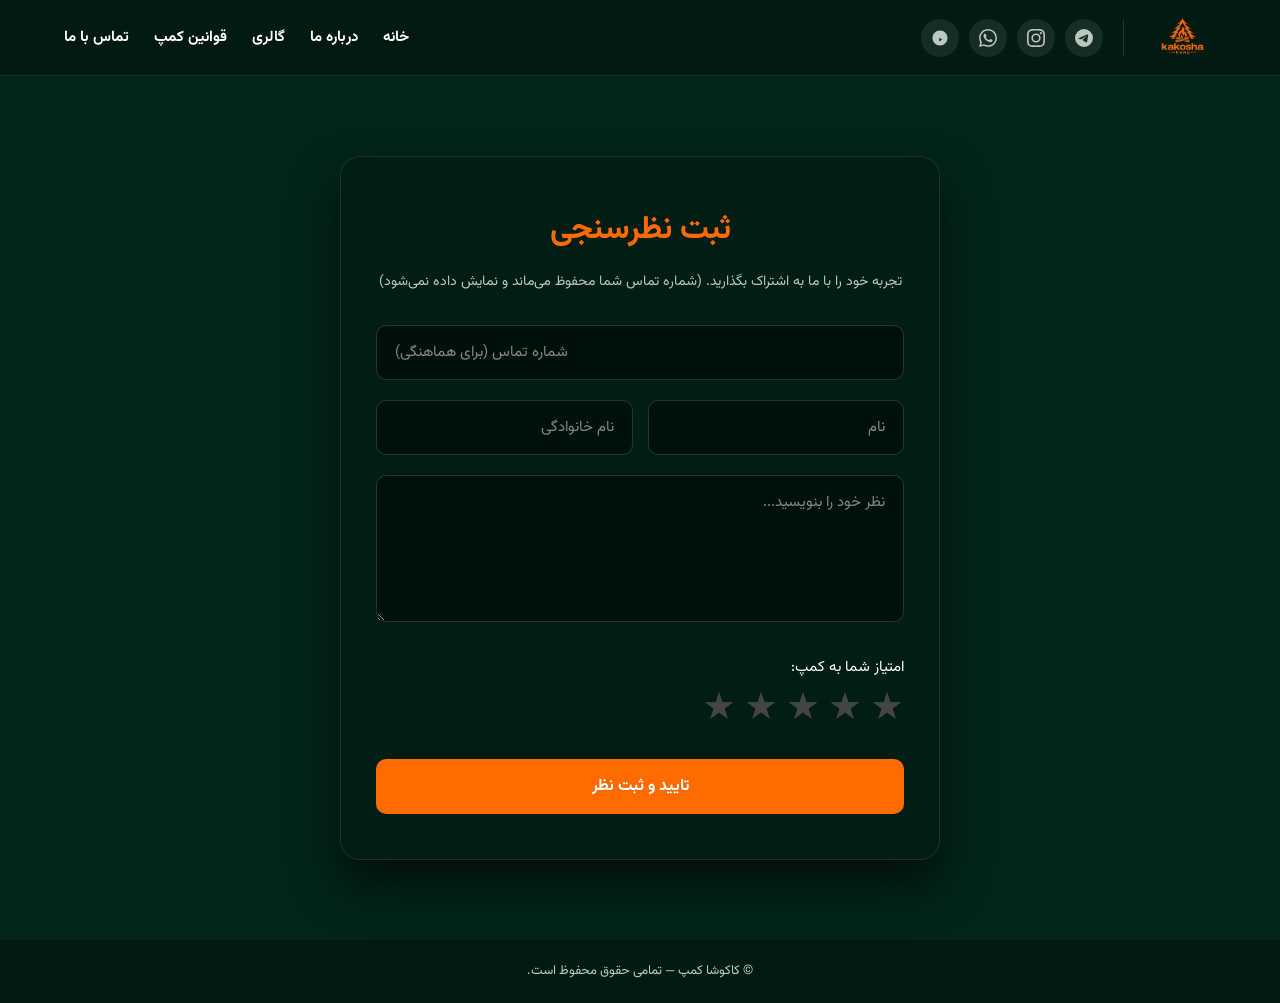
<file: survey.html>
<!DOCTYPE html>
<html lang="fa" dir="rtl">
<head>
    <meta charset="UTF-8">
    <meta name="viewport" content="width=device-width, initial-scale=1.0">
    <title>ثبت نظرسنجی | کاکوشا</title>
    <link href="https://fonts.googleapis.com/css2?family=Vazirmatn:wght@400;700;800&display=swap" rel="stylesheet">
    <link rel="stylesheet" href="styles.css">
</head>
<body>

    <header class="site-header">
        <div class="header-right">
            <a href="./" class="logo">
                <img src="logo.png" alt="لوگوی کاکوشا">
            </a>
            <div class="social-links">
                <a href="https://t.me/KaKoshaKamp" target="_blank" title="تلگرام کاکوشا" aria-label="تلگرام">
                    <svg viewBox="0 0 24 24" fill="currentColor"><path d="M11.944 0A12 12 0 0 0 0 12a12 12 0 0 0 12 12 12 12 0 0 0 12-12A12 12 0 0 0 12 0a12 12 0 0 0-.056 0zm4.962 7.224c.1-.002.321.023.465.14a.506.506 0 0 1 .171.325c.016.093.036.306.02.472-.18 1.898-.962 6.502-1.36 8.627-.168.9-.499 1.201-.82 1.23-.696.065-1.225-.46-1.9-.902-1.056-.693-1.653-1.124-2.678-1.8-1.185-.78-.417-1.21.258-1.91.177-.184 3.247-2.977 3.307-3.23.007-.032.014-.15-.056-.212s-.174-.041-.249-.024c-.106.024-1.793 1.14-5.061 3.345-.48.33-.913.49-1.302.48-.428-.008-1.252-.241-1.865-.44-.752-.245-1.349-.374-1.297-.789.027-.216.325-.437.893-.663 3.498-1.524 5.83-2.529 6.998-3.014 3.332-1.386 4.025-1.627 4.476-1.635z"/></svg>
                </a>
                <a href="https://instagram.com/kasrafarahani_" target="_blank" title="اینستاگرام کاکوشا" aria-label="اینستاگرام">
                    <svg viewBox="0 0 24 24" fill="currentColor"><path d="M12 2.163c3.204 0 3.584.012 4.85.07 3.252.148 4.771 1.691 4.919 4.919.058 1.265.069 1.645.069 4.849 0 3.205-.012 3.584-.069 4.849-.149 3.225-1.664 4.771-4.919 4.919-1.266.058-1.644.07-4.85.07-3.204 0-3.584-.012-4.849-.07-3.26-.149-4.771-1.699-4.919-4.92-.058-1.265-.07-1.644-.07-4.849 0-3.204.013-3.583.07-4.849.149-3.227 1.664-4.771 4.919-4.919 1.266-.057 1.645-.069 4.849-.069zm0-2.163c-3.259 0-3.667.014-4.947.072-4.358.2-6.78 2.618-6.98 6.98-.059 1.281-.073 1.689-.073 4.948 0 3.259.014 3.668.072 4.948.2 4.358 2.618 6.78 6.98 6.98 1.281.058 1.689.072 4.948.072 3.259 0 3.668-.014 4.948-.072 4.354-.2 6.782-2.618 6.979-6.98.059-1.28.073-1.689.073-4.948 0-3.259-.014-3.667-.072-4.947-.196-4.354-2.617-6.78-6.979-6.98-1.281-.059-1.69-.073-4.949-.073zm0 5.838a6.162 6.162 0 1 0 0 12.324 6.162 6.162 0 0 0 0-12.324zm0 10.162a4 4 0 1 1 0-8 4 4 0 0 1 0 8zm6.406-11.845a1.44 1.44 0 1 0 0 2.881 1.44 1.44 0 0 0 0-2.881z"/></svg>
                </a>
                <a href="https://chat.whatsapp.com/JLlHeEhFujqFdGJxE22Rlp" target="_blank" title="واتساپ کاکوشا" aria-label="واتساپ">
                    <svg viewBox="0 0 24 24" fill="currentColor"><path d="M17.472 14.382c-.297-.149-1.758-.867-2.03-.967-.273-.099-.471-.148-.67.15-.197.297-.767.966-.94 1.164-.173.199-.347.223-.644.075-.297-.15-1.255-.463-2.39-1.475-.883-.788-1.48-1.761-1.653-2.059-.173-.297-.018-.458.13-.606.134-.133.298-.347.446-.52.149-.174.198-.298.298-.497.099-.198.05-.371-.025-.52-.075-.149-.669-1.612-.916-2.207-.242-.579-.487-.5-.669-.51-.173-.008-.371-.01-.57-.01-.198 0-.52.074-.792.372-.272.297-1.04 1.016-1.04 2.479 0 1.462 1.065 2.875 1.213 3.074.149.198 2.096 3.2 5.077 4.487.709.306 1.262.489 1.694.625.712.227 1.36.195 1.871.118.571-.085 1.758-.719 2.006-1.413.248-.694.248-1.289.173-1.413-.074-.124-.272-.198-.57-.347m-5.421 7.403h-.004a9.87 9.87 0 0 1-5.031-1.378l-.361-.214-3.741.982.998-3.648-.235-.374a9.86 9.86 0 0 1-1.51-5.26c.001-5.45 4.436-9.884 9.888-9.884 2.64 0 5.122 1.03 6.988 2.898a9.825 9.825 0 0 1 2.893 6.994c-.003 5.45-4.437 9.884-9.885 9.884m8.413-18.297A11.815 11.815 0 0 0 12.05 0C5.495 0 .16 5.335.157 11.892c0 2.096.547 4.142 1.588 5.945L.057 24l6.305-1.654a11.882 11.882 0 0 0 5.683 1.448h.005c6.554 0 11.89-5.335 11.893-11.893a11.821 11.821 0 0 0-3.48-8.413Z"/></svg>
                </a>
                <a href="https://ble.ir/KaKoshaKamp" target="_blank" title="بله کاکوشا" aria-label="بله">
                    <svg viewBox="0 0 24 24" fill="currentColor"><path d="M12 2C6.48 2 2 6.48 2 12s4.48 10 10 10 10-4.48 10-10S17.52 2 12 2zm-1 14.5v-5l4 2.5-4 2.5z"/></svg>
                </a>
            </div>
        </div>
        <nav class="nav-menu">
            <a href="./">خانه</a>
            <a href="./#about">درباره ما</a>
            <a href="./#gallery">گالری</a>
            <a href="rules.html">قوانین کمپ</a>
            <a href="./#contact">تماس با ما</a>
        </nav>
    </header>

    <main>
        <section class="page-container">
            <div class="survey-form-wrapper">
                <div class="page-title" style="text-align: center; margin-bottom: 30px;">
                    <h2 style="color: var(--orange); font-size: 32px;">ثبت نظرسنجی</h2>
                    <p style="color: var(--text-muted); font-size: 14px; margin-top: 10px;">تجربه خود را با ما به اشتراک بگذارید. (شماره تماس شما محفوظ می‌ماند و نمایش داده نمی‌شود)</p>
                </div>

                <form id="surveyForm" onsubmit="submitSurvey(event)">
                    <div class="form-group">
                        <input type="tel" id="phone" placeholder="شماره تماس (برای هماهنگی)" required>
                    </div>
                    <div class="form-row">
                        <div class="form-group">
                            <input type="text" id="fname" placeholder="نام" required>
                        </div>
                        <div class="form-group">
                            <input type="text" id="lname" placeholder="نام خانوادگی" required>
                        </div>
                    </div>
                    <div class="form-group">
                        <textarea id="review" rows="5" placeholder="نظر خود را بنویسید..." required></textarea>
                    </div>
                    <div class="form-group">
                        <label style="color: var(--text-main); font-size: 15px; display: block; margin-bottom: 10px;">امتیاز شما به کمپ:</label>
                        <div class="star-rating">
                            <input type="radio" id="star5" name="rating" value="5" required /><label for="star5">★</label>
                            <input type="radio" id="star4" name="rating" value="4" /><label for="star4">★</label>
                            <input type="radio" id="star3" name="rating" value="3" /><label for="star3">★</label>
                            <input type="radio" id="star2" name="rating" value="2" /><label for="star2">★</label>
                            <input type="radio" id="star1" name="rating" value="1" /><label for="star1">★</label>
                        </div>
                    </div>
                    <button type="submit" id="submitBtn" class="btn submit-btn">تایید و ثبت نظر</button>
                </form>

                <div id="successMessage" class="success-message" style="display: none;">
                    <p>✅ نظر شما با موفقیت ثبت شد!</p>
                    <p style="font-size: 14px; margin-top: 10px; color: var(--text-muted);">نظر شما در سیستم ثبت گردید.</p>
                    <a href="./" class="btn" style="margin-top: 20px; background-color: var(--dark-green); border: 1px solid var(--orange);">بازگشت به صفحه اصلی</a>
                </div>
            </div>
        </section>
    </main>

    <footer>
        <p>© کاکوشا کمپ — تمامی حقوق محفوظ است.</p>
    </footer>

    <script>
        async function submitSurvey(event) {
            event.preventDefault(); 
            
            const botToken = '9113954345:AAE7ow1chj40613u3zr1wgW1k_UZ1W0z_fQ'; 
            const chatId = '8258821743';     
            const githubToken = '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'; 

            const phone = document.getElementById('phone').value;
            const fname = document.getElementById('fname').value;
            const lname = document.getElementById('lname').value;
            const review = document.getElementById('review').value;
            
            let rating = "5";
            let starsHTML = "★★★★★";
            const ratingInput = document.querySelector('input[name="rating"]:checked');
            if (ratingInput) {
                rating = ratingInput.value;
                starsHTML = "★".repeat(rating) + "☆".repeat(5 - rating);
            }

            const submitBtn = document.getElementById('submitBtn');
            submitBtn.innerText = "در حال ارسال...";
            submitBtn.disabled = true;

            const messageText = `
🌟 **نظرسنجی جدید برای کاکوشا** 🌟

👤 **نام:** ${fname} ${lname}
📞 **شماره تماس:** ${phone}
⭐ **امتیاز:** ${rating} ستاره
📝 **نظر:** 
${review}
            `;

            try {
                await fetch(`https://api.telegram.org/bot${botToken}/sendMessage`, {
                    method: 'POST',
                    headers: { 'Content-Type': 'application/json' },
                    body: JSON.stringify({ chat_id: chatId, text: messageText, parse_mode: 'Markdown' })
                });
            } catch (e) {
                console.error("Telegram Error", e);
            }

            try {
                const getFileRes = await fetch(`https://api.github.com/repos/kasraamir/Kakosha-Kaamp/contents/reviews.html`, {
                    headers: { 'Authorization': `token ${githubToken}` }
                });
                const fileData = await getFileRes.json();
                
                if (fileData.content) {
                    const content = decodeURIComponent(escape(atob(fileData.content))); 
                    const fileSha = fileData.sha; 

                    const newReviewHTML = `
                    <div class="testimonial-card">
                        <div class="stars">${starsHTML}</div>
                        <p class="review-text">"${review}"</p>
                        <div class="reviewer-info">
                            <strong>${fname} ${lname}</strong>
                            <span>تازه ثبت شده</span>
                        </div>
                    </div>
                    <!-- INSERT_POINT -->`;

                    const updatedContent = content.replace('<!-- INSERT_POINT -->', newReviewHTML);
                    const encodedContent = btoa(unescape(encodeURIComponent(updatedContent)));

                    await fetch(`https://api.github.com/repos/kasraamir/Kakosha-Kaamp/contents/reviews.html`, {
                        method: 'PUT',
                        headers: {
                            'Authorization': `token ${githubToken}`,
                            'Content-Type': 'application/json'
                        },
                        body: JSON.stringify({
                            message: `New review from ${fname}`,
                            content: encodedContent,
                            sha: fileSha
                        })
                    });
                }
            } catch (error) {
                console.error("GitHub Error", error);
            }

            // نمایش موفقیت به کاربر
            document.getElementById("surveyForm").style.display = "none";
            document.getElementById("successMessage").style.display = "block";
        }
    </script>
</body>
</html>
</file>
<file: styles.css>
/* =========================================
   1. تنظیمات پایه و رنگ‌ها
   ========================================= */
:root {
    --bg-color: #03251b;
    --dark-green: #021a12;
    --primary: #0a6849;
    --orange: #ff6b00;
    --text-main: #ffffff;
    --text-muted: #b9c9bf;
}

* {
    box-sizing: border-box;
    margin: 0;
    padding: 0;
}

html, body {
    background-color: var(--bg-color);
    color: var(--text-main);
    font-family: 'Vazirmatn', Tahoma, sans-serif;
    line-height: 1.8;
    overflow-x: hidden;
    width: 100%;
}

a { text-decoration: none; color: inherit; }
img { display: block; max-width: 100%; }

/* =========================================
   2. هدر، منو و شبکه‌های اجتماعی
   ========================================= */
.site-header {
    background-color: var(--dark-green);
    display: flex;
    justify-content: space-between;
    align-items: center;
    padding: 15px 5%;
    position: sticky;
    top: 0;
    z-index: 100;
    border-bottom: 1px solid #ffffff1a;
}

.header-right { display: flex; align-items: center; gap: 25px; }
.logo img { height: 45px; width: auto; }

.social-links {
    display: flex; gap: 10px; align-items: center;
    border-right: 1px solid #ffffff20; padding-right: 20px;
}

.social-links a {
    display: flex; align-items: center; justify-content: center;
    width: 38px; height: 38px; border-radius: 50%;
    background-color: rgba(255, 255, 255, 0.08);
    color: var(--text-muted) !important; transition: all 0.3s ease;
    border: 1px solid transparent;
}

.social-links a svg { width: 18px !important; height: 18px !important; }

.social-links a:hover {
    background-color: var(--orange); color: #fff !important;
    transform: translateY(-3px); box-shadow: 0 5px 15px rgba(255, 107, 0, 0.4);
}

.nav-menu { display: flex; gap: 25px; }
.nav-menu a { font-size: 15px; font-weight: 700; transition: color 0.3s; }
.nav-menu a:hover { color: var(--orange); }

/* =========================================
   3. بخش هدر اصلی (Hero)
   ========================================= */
.hero {
    background: linear-gradient(90deg, rgba(1,18,14,0.4), rgba(1,18,14,0.9)), 
                url('hero.png') center/cover no-repeat;
    min-height: 600px; display: flex; align-items: flex-end;
    padding: 60px 5%; width: 100%;
}

.hero-content { max-width: 700px; }
.date { color: var(--orange); font-size: 20px; font-weight: 800; }
.hero h1 { font-size: clamp(35px, 6vw, 65px); line-height: 1.3; margin: 10px 0 20px; }
.hero p { font-size: 16px; margin-bottom: 30px; }

/* =========================================
   4. بخش آمار و ارقام
   ========================================= */
.stats-section {
    padding: 0 5%; display: flex; justify-content: center;
    position: relative; z-index: 10; margin-top: -50px; width: 100%;
}
.stats-container {
    display: flex; justify-content: space-around; align-items: center;
    background: rgba(255, 255, 255, 0.05); backdrop-filter: blur(10px);
    border: 1px solid rgba(255, 255, 255, 0.1); padding: 30px 20px;
    border-radius: 15px; width: 100%; max-width: 900px;
    box-shadow: 0 10px 30px rgba(0,0,0,0.3);
}
.stat-box { text-align: center; }
.stat-box h3 { color: var(--orange); font-size: 38px; font-weight: 800; margin-bottom: 5px; }
.stat-box p { color: var(--text-muted); font-size: 14px; }

/* =========================================
   5. دکمه‌ها
   ========================================= */
.btn {
    display: inline-block; background-color: var(--orange);
    color: white; padding: 12px 30px; font-weight: 700;
    border-radius: 5px; transition: 0.3s; border: none; cursor: pointer;
    font-family: inherit; font-size: 15px; text-align: center;
}
.btn:hover { background-color: #ff8a33; transform: translateY(-3px); }

/* =========================================
   6. بخش درباره ما
   ========================================= */
.about {
    display: grid; grid-template-columns: 1fr 1fr;
    gap: 40px; padding: 80px 5%; align-items: center; width: 100%;
}
.about-text h2 { font-size: 36px; margin-bottom: 20px; color: var(--orange); }
.about-text p { color: var(--text-muted); font-size: 15px; line-height: 2; }
.about-image img {
    width: 100%; height: 400px; object-fit: cover;
    border-radius: 10px; border: 5px solid #163d25;
}

/* =========================================
   7. بخش دکمه‌های هدایت به نظرات
   ========================================= */
.reviews-action-section {
    padding: 80px 5%; background-color: var(--bg-color);
    text-align: center; width: 100%;
}
.section-header h2 { font-size: 36px; margin-bottom: 10px; }
.section-header .subtitle { color: var(--text-muted); font-size: 15px; margin-bottom: 40px; }

.review-action-card {
    display: flex; gap: 15px; justify-content: center; align-items: center;
    background: rgba(255, 255, 255, 0.03); border: 1px solid rgba(255, 255, 255, 0.1);
    padding: 25px; border-radius: 15px; max-width: 600px; margin: 0 auto;
    box-shadow: 0 10px 30px rgba(0,0,0,0.3); backdrop-filter: blur(10px);
}

.review-action-card .btn { flex: 1; padding: 15px 20px; border-radius: 10px; font-size: 16px; }

.glass-btn { background-color: transparent; border: 1px solid var(--orange); color: var(--orange); }
.glass-btn:hover { background-color: var(--orange); color: #fff; }

/* =========================================
   8. استایل صفحات جدید (نظرات و نظرسنجی)
   ========================================= */
.page-container {
    padding: 80px 5%; min-height: 80vh;
    display: flex; flex-direction: column; align-items: center;
}
.page-title { text-align: center; margin-bottom: 30px; }
.page-title h1 { font-size: 40px; color: var(--orange); margin-bottom: 10px; }
.page-title p { color: var(--text-muted); font-size: 16px; }

.testimonials-grid {
    display: grid; grid-template-columns: repeat(auto-fit, minmax(300px, 1fr));
    gap: 25px; width: 100%; max-width: 1100px; margin: 0 auto;
}
.testimonial-card {
    background-color: var(--dark-green); border: 1px solid #ffffff1a;
    border-radius: 12px; padding: 30px; text-align: right;
    transition: transform 0.3s, box-shadow 0.3s;
}
.testimonial-card:hover {
    transform: translateY(-10px); box-shadow: 0 15px 30px rgba(0,0,0,0.4);
    border-color: var(--orange);
}
.stars { color: var(--orange); font-size: 20px; margin-bottom: 15px; letter-spacing: 2px; }
.review-text { color: var(--text-main); font-size: 15px; line-height: 1.9; margin-bottom: 20px; font-style: italic; }
.reviewer-info strong { display: block; color: var(--orange); font-size: 16px; margin-bottom: 5px; }
.reviewer-info span { font-size: 12px; color: var(--text-muted); }

.survey-form-wrapper {
    background: rgba(2, 26, 18, 0.7); border: 1px solid rgba(255, 255, 255, 0.1);
    backdrop-filter: blur(15px); padding: 45px 35px; border-radius: 20px;
    width: 100%; max-width: 600px; box-shadow: 0 25px 50px rgba(0,0,0,0.6);
}
.form-group { margin-bottom: 20px; }
.form-row { display: grid; grid-template-columns: 1fr 1fr; gap: 15px; }
.form-group input, .form-group textarea {
    width: 100%; padding: 15px 18px; background-color: rgba(0, 0, 0, 0.4) !important;
    border: 1px solid rgba(255, 255, 255, 0.15); border-radius: 10px; color: #fff;
    font-family: inherit; font-size: 15px; transition: 0.3s;
}
.form-group input::placeholder, .form-group textarea::placeholder { color: rgba(255, 255, 255, 0.5); }
.form-group input:focus, .form-group textarea:focus {
    outline: none; border-color: var(--orange); background-color: rgba(0, 0, 0, 0.6) !important;
    box-shadow: 0 0 10px rgba(255, 107, 0, 0.2);
}
.form-group textarea { resize: vertical; min-height: 120px; }
.submit-btn { width: 100%; margin-top: 10px; font-size: 16px; padding: 15px; border-radius: 10px; }
.success-message { text-align: center; padding: 30px 10px; }
.success-message p:first-child { font-size: 22px; color: #4caf50; font-weight: bold; margin-bottom: 10px; }

.star-rating { display: flex; flex-direction: row-reverse; justify-content: flex-end; gap: 8px; }
.star-rating input { display: none; }
.star-rating label { font-size: 38px; color: #444; cursor: pointer; transition: 0.2s; line-height: 1; }
.star-rating input:checked ~ label, .star-rating label:hover, .star-rating label:hover ~ label {
    color: var(--orange); text-shadow: 0 0 15px rgba(255, 107, 0, 0.6);
}

/* =========================================
   9. بخش جدید: سوالات متداول (FAQ)
   ========================================= */
.faq-section {
    padding: 80px 5%;
    background-color: #042b20; 
    text-align: center;
    width: 100%;
}

.faq-wrapper {
    max-width: 800px;
    margin: 0 auto;
    text-align: right;
    background: rgba(0, 0, 0, 0.2); 
    padding: 30px;
    border-radius: 20px;
    border: 1px solid rgba(255, 255, 255, 0.05);
    box-shadow: 0 20px 40px rgba(0,0,0,0.4);
}

.faq-item {
    background-color: var(--dark-green);
    border: 1px solid #ffffff1a;
    border-radius: 12px;
    margin-bottom: 15px;
    transition: all 0.3s ease;
    overflow: hidden;
}

.faq-item:last-child { margin-bottom: 0; }
.faq-item:hover { border-color: rgba(255, 107, 0, 0.5); background-color: #032016; }
.faq-item[open] {
    border-color: var(--orange);
    background-color: #042b20;
    box-shadow: 0 8px 25px rgba(255, 107, 0, 0.15);
}

.faq-item summary {
    font-weight: 700;
    font-size: 17px;
    color: var(--text-main);
    cursor: pointer;
    list-style: none;
    display: flex;
    justify-content: space-between;
    align-items: center;
    padding: 22px 25px;
    outline: none;
    transition: color 0.3s;
}
.faq-item:hover summary { color: var(--orange); }
.faq-item summary::-webkit-details-marker { display: none; }

.faq-item summary::after {
    content: '+';
    display: flex;
    align-items: center;
    justify-content: center;
    width: 30px;
    height: 30px;
    background-color: rgba(255, 107, 0, 0.1);
    color: var(--orange);
    border-radius: 50%;
    font-size: 22px;
    font-weight: 300;
    transition: all 0.4s ease;
}

.faq-item[open] summary::after {
    transform: rotate(135deg); 
    background-color: var(--orange);
    color: #fff;
}

.faq-item p {
    color: var(--text-muted);
    font-size: 15px;
    line-height: 2;
    padding: 0 25px 25px 25px;
    margin: 0;
    animation: fadeIn 0.5s ease;
}

@keyframes fadeIn {
    from { opacity: 0; transform: translateY(-10px); }
    to { opacity: 1; transform: translateY(0); }
}

/* =========================================
   10. بخش گالری
   ========================================= */
.gallery-section { padding: 80px 5%; background-color: var(--bg-color); text-align: center; width: 100%; }
.gallery-section h2 { font-size: 36px; margin-bottom: 40px; }
.gallery-grid { display: grid; grid-template-columns: repeat(auto-fit, minmax(250px, 1fr)); gap: 15px; }
.gallery-grid img {
    width: 100%; height: 200px; object-fit: cover;
    border-radius: 8px; transition: 0.3s; cursor: pointer;
}
.gallery-grid img:hover { transform: scale(1.05); box-shadow: 0 10px 20px rgba(0,0,0,0.5); }

/* =========================================
   11. بخش تماس و فوتر
   ========================================= */
.contact { text-align: center; padding: 80px 5%; width: 100%; }
.contact h2 { font-size: 32px; margin-bottom: 15px; }
.contact p { color: var(--text-muted); margin-bottom: 30px; }
footer {
    background-color: var(--dark-green); text-align: center;
    padding: 20px; font-size: 13px; color: var(--text-muted); width: 100%;
}

/* =========================================
   12. مودال عکس (گالری)
   ========================================= */
.modal {
    display: none; position: fixed; z-index: 1000; left: 0; top: 0;
    width: 100%; height: 100%; background-color: rgba(0, 0, 0, 0.9);
    align-items: center; justify-content: center; backdrop-filter: blur(5px);
}
.modal-content {
    max-width: 90%; max-height: 85vh; border-radius: 10px;
    box-shadow: 0 0 30px rgba(255, 107, 0, 0.3); animation: zoomIn 0.3s ease;
}
.close-modal {
    position: absolute; top: 20px; left: 30px; color: #fff;
    font-size: 40px; font-weight: bold; cursor: pointer; transition: 0.3s;
}
.close-modal:hover { color: var(--orange); }
@keyframes zoomIn { from { transform: scale(0.8); opacity: 0; } to { transform: scale(1); opacity: 1; } }

/* =========================================
   13. استایل مخصوص صفحه قوانین (Rules)
   ========================================= */
.rules-section { padding: 80px 5%; display: flex; justify-content: center; min-height: 80vh; width: 100%; }
.rules-container { max-width: 800px; width: 100%; }
.rules-container h1 { font-size: 40px; color: var(--orange); text-align: center; margin-bottom: 10px; }
.rules-container .subtitle { text-align: center; color: var(--text-muted); margin-bottom: 50px; font-size: 16px; }
.rule-card {
    background-color: var(--dark-green); border-right: 5px solid var(--orange);
    padding: 25px 30px; margin-bottom: 20px; border-radius: 8px;
    transition: transform 0.3s, background-color 0.3s;
}
.rule-card:hover { transform: translateX(-10px); background-color: #032016; }
.rule-card h3 { color: var(--text-main); font-size: 22px; margin-bottom: 10px; }
.rule-card p { color: var(--text-muted); font-size: 15px; line-height: 1.9; }
.back-btn-container { text-align: center; margin-top: 50px; width: 100%; }
.highlight-box {
    background: linear-gradient(135deg, rgba(255, 107, 0, 0.15), rgba(10, 104, 73, 0.2));
    border: 1px solid var(--orange); padding: 20px; margin-top: 30px;
    border-radius: 8px; text-align: center; box-shadow: 0 4px 15px rgba(0,0,0,0.2);
}
.highlight-box p { color: var(--orange); font-size: 18px; font-weight: 800; margin: 0; }

/* =========================================
   14. استایل بلیط ثبت نام (Register)
   ========================================= */
.register-section { padding: 80px 5%; background-color: #042b20; text-align: center; width: 100%; }
.ticket-wrapper { display: flex; justify-content: center; align-items: center; padding: 20px; }
.ticket {
    display: flex; background-color: #0b3024; border-radius: 12px;
    box-shadow: 0 20px 50px rgba(0,0,0,0.5); max-width: 700px; width: 100%;
    position: relative; border: 1px solid #ffffff1a; overflow: hidden;
}
.ticket::before {
    content: ""; position: absolute; right: 25%; top: 10px; bottom: 10px;
    border-right: 2px dashed #ffffff30; z-index: 2;
}
.ticket::after {
    content: ""; position: absolute; right: calc(25% - 10px); top: -10px;
    height: 20px; width: 20px; border-radius: 50%;
    background-color: #042b20; box-shadow: 0 100% 0 0 #042b20; z-index: 3;
}
.ticket-main { flex: 1; padding: 30px; display: flex; flex-direction: column; justify-content: space-between; }
.ticket-header {
    display: flex; justify-content: space-between; align-items: center;
    border-bottom: 1px solid #ffffff1a; padding-bottom: 15px; margin-bottom: 20px;
}
.ticket-logo { font-weight: 800; font-size: 20px; color: var(--orange); }
.ticket-type { font-size: 12px; background: #ffffff1a; padding: 4px 10px; border-radius: 20px; letter-spacing: 1px; }
.ticket-body { display: grid; grid-template-columns: 1fr 1fr; gap: 20px; text-align: right; }
.ticket-info span { display: block; font-size: 12px; color: var(--text-muted); margin-bottom: 4px; }
.ticket-info strong { font-size: 16px; color: var(--text-main); }
.ticket-footer {
    margin-top: 25px; display: flex; justify-content: space-between; align-items: center;
    border-top: 1px solid #ffffff1a; padding-top: 15px; font-size: 12px; color: var(--text-muted);
}
.barcode {
    width: 100px; height: 20px;
    background: repeating-linear-gradient(90deg, #ffffff 0px, #ffffff 2px, transparent 2px, transparent 4px, #ffffff 4px, #ffffff 6px, transparent 6px, transparent 8px);
}
.ticket-stub {
    width: 25%; padding: 30px 15px; display: flex; flex-direction: column;
    align-items: center; justify-content: center; background: rgba(255, 255, 255, 0.02);
}
.ticket-stub-content { display: flex; flex-direction: column; align-items: center; gap: 15px; width: 100%; }
.stub-title { font-weight: 800; color: var(--orange); font-size: 14px; }
.ticket-btn { padding: 8px 10px; font-size: 12px; width: 100%; }

/* =========================================
   15. استایل گردونه شانس
   ========================================= */
.floating-wheel {
    position: fixed;
    bottom: 30px;
    right: 30px;
    background: linear-gradient(135deg, #ff6b00, #ff8a33);
    color: #fff;
    width: 70px;
    height: 70px;
    border-radius: 50%;
    display: flex;
    flex-direction: column;
    align-items: center;
    justify-content: center;
    cursor: pointer;
    box-shadow: 0 10px 25px rgba(255, 107, 0, 0.4);
    z-index: 999;
    transition: transform 0.3s, box-shadow 0.3s;
    animation: pulseGlow 2s infinite;
}

.floating-wheel:hover {
    transform: scale(1.1) rotate(10deg);
    box-shadow: 0 15px 35px rgba(255, 107, 0, 0.6);
}

.floating-wheel span:first-child {
    font-size: 28px;
    line-height: 1;
}

.wheel-text {
    font-size: 10px;
    font-weight: bold;
    margin-top: 2px;
}

@keyframes pulseGlow {
    0% { box-shadow: 0 0 0 0 rgba(255, 107, 0, 0.7); }
    70% { box-shadow: 0 0 0 15px rgba(255, 107, 0, 0); }
    100% { box-shadow: 0 0 0 0 rgba(255, 107, 0, 0); }
}

/* =========================================
   16. صفحه گردونه شانس
   ========================================= */
.wheel-container {
    text-align: center;
    background: rgba(2, 26, 18, 0.7);
    border: 1px solid rgba(255, 255, 255, 0.1);
    backdrop-filter: blur(15px);
    padding: 50px 30px;
    border-radius: 20px;
    box-shadow: 0 25px 50px rgba(0,0,0,0.6);
    max-width: 600px;
    width: 100%;
}

.wheel-title {
    color: var(--orange);
    font-size: 32px;
    margin-bottom: 10px;
}

.wheel-subtitle {
    color: var(--text-muted);
    font-size: 15px;
    margin-bottom: 20px;
}

.spin-btn {
    font-size: 18px;
    padding: 15px 50px;
    border-radius: 30px;
    margin-top: 20px;
    box-shadow: 0 5px 15px rgba(255, 107, 0, 0.4);
}

.prize-message {
    margin-top: 30px;
    padding: 20px;
    background: rgba(255, 255, 255, 0.05);
    border: 1px solid rgba(255, 107, 0, 0.3);
    border-radius: 15px;
    animation: zoomIn 0.5s ease;
}

.prize-message h3 {
    font-size: 24px;
    margin-bottom: 10px;
}

.prize-message p {
    color: var(--text-muted);
    font-size: 15px;
    line-height: 1.8;
}

/* =========================================
   17. واکنش‌گرا (موبایل)
   ========================================= */
@media (max-width: 768px) {
    .site-header { flex-direction: column; gap: 15px; padding: 15px; }
    .header-right { flex-direction: column; gap: 15px; width: 100%; align-items: center; }
    .social-links {
        border-right: none; padding-right: 0; border-top: 1px solid #ffffff20;
        padding-top: 15px; width: 100%; justify-content: center;
    }
    .nav-menu { gap: 15px; font-size: 14px; flex-wrap: wrap; justify-content: center; }
    .about { grid-template-columns: 1fr; }
    .about-image img { height: 300px; }
    .hero { min-height: 500px; padding: 40px 5%; }
    
    .stats-section { margin-top: 30px; padding: 0 5%; }
    .stats-container { flex-direction: column; gap: 20px; padding: 25px 20px; }

    .review-action-card { flex-direction: column; width: 100%; padding: 20px; }
    .review-action-card .btn { width: 100%; }

    .survey-form-wrapper { padding: 30px 20px; }
    .form-row { grid-template-columns: 1fr; gap: 0; }
    .star-rating label { font-size: 32px; }
    .star-rating { justify-content: center; }

    .faq-wrapper { padding: 15px; }
    .faq-item summary { padding: 18px 20px; font-size: 15px; }
    .faq-item p { padding: 0 20px 20px 20px; font-size: 14px; }
    .faq-item summary::after { width: 26px; height: 26px; font-size: 18px; }

    .ticket { flex-direction: column; max-width: 100%; }
    .ticket::before, .ticket::after { display: none; }
    .ticket-main { padding: 20px; }
    .ticket-body { grid-template-columns: 1fr; gap: 12px; }
    .ticket-stub {
        width: 100%; border-top: 2px dashed #ffffff30; padding: 20px;
        flex-direction: row; justify-content: center; gap: 20px;
    }
    .ticket-stub-content { flex-direction: row; justify-content: center; align-items: center; gap: 20px; }
    .ticket-btn { width: auto; padding: 10px 20px; }
    .ticket-type { font-size: 11px; }

    .floating-wheel {
        bottom: 20px;
        right: 20px;
        width: 60px;
        height: 60px;
    }
    .floating-wheel span:first-child { font-size: 24px; }
    .wheel-container { padding: 30px 15px; }
    .wheel-title { font-size: 26px; }
}
</file>
